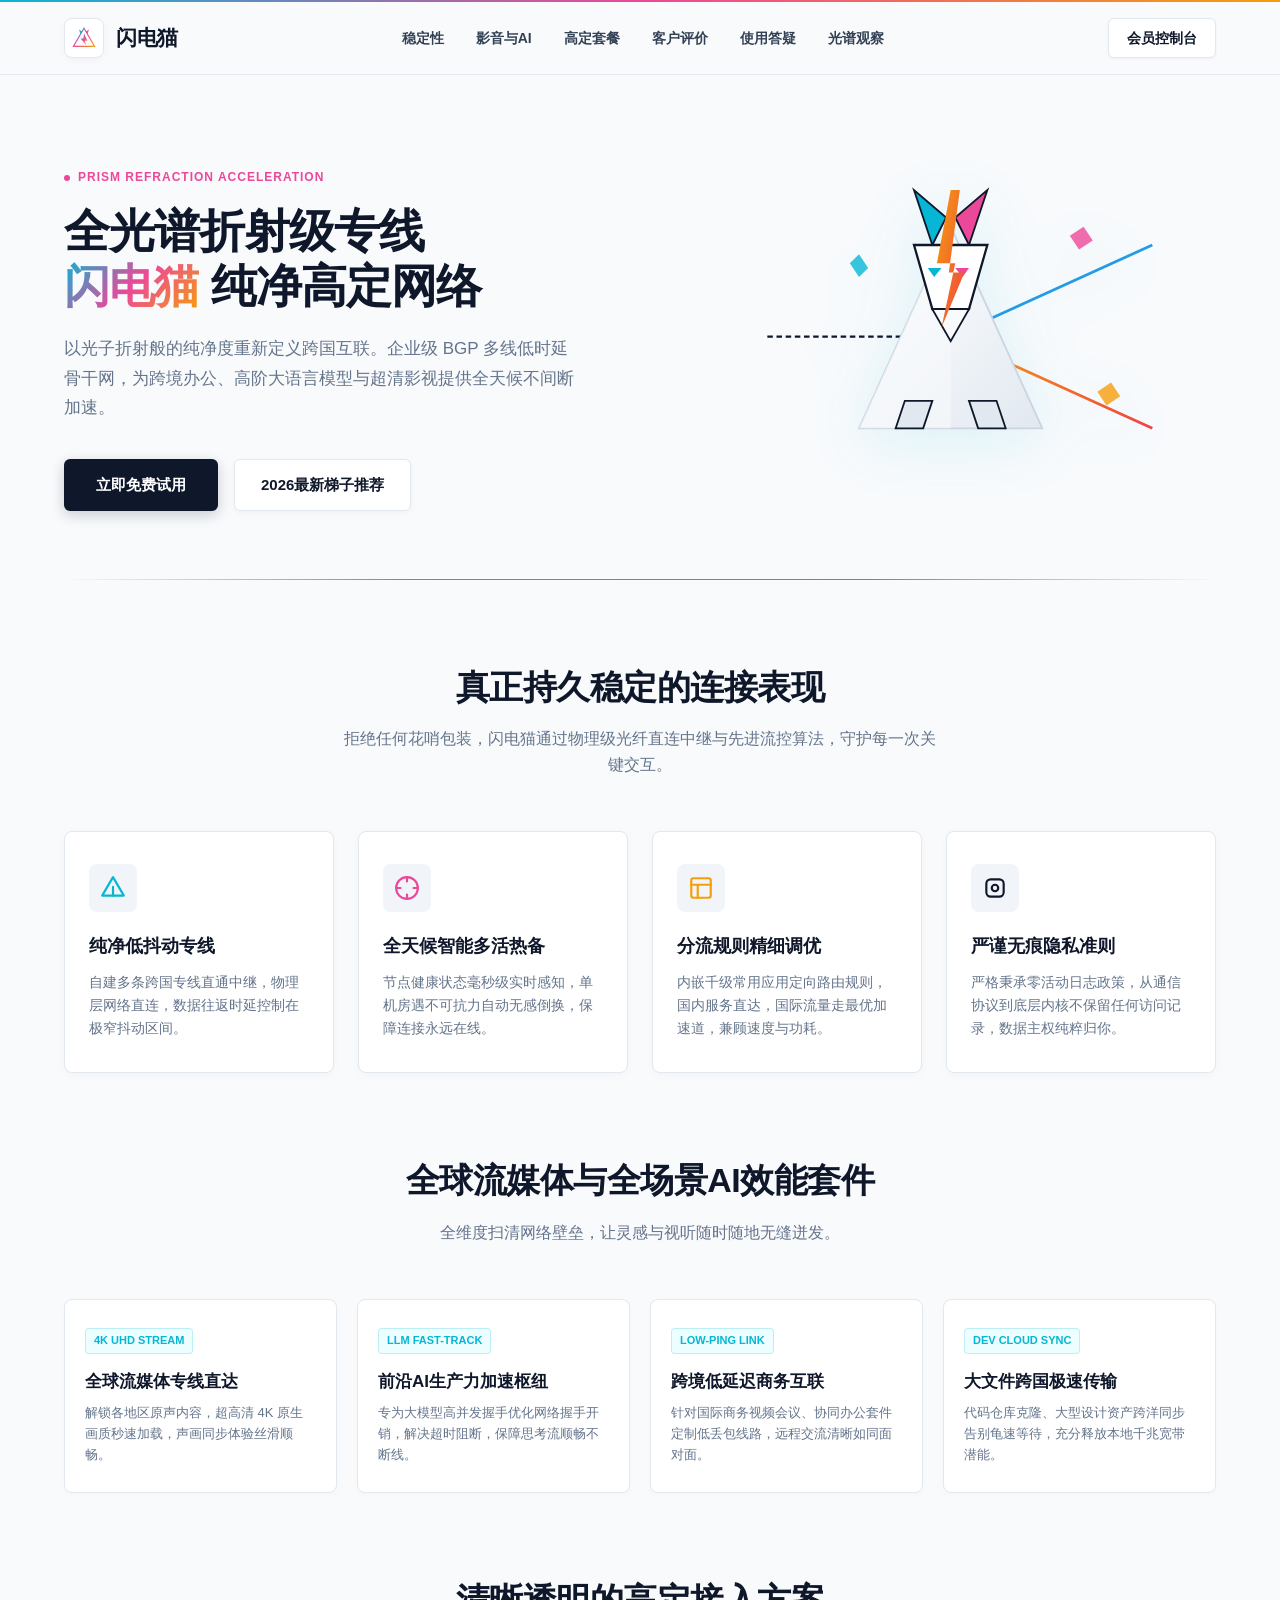
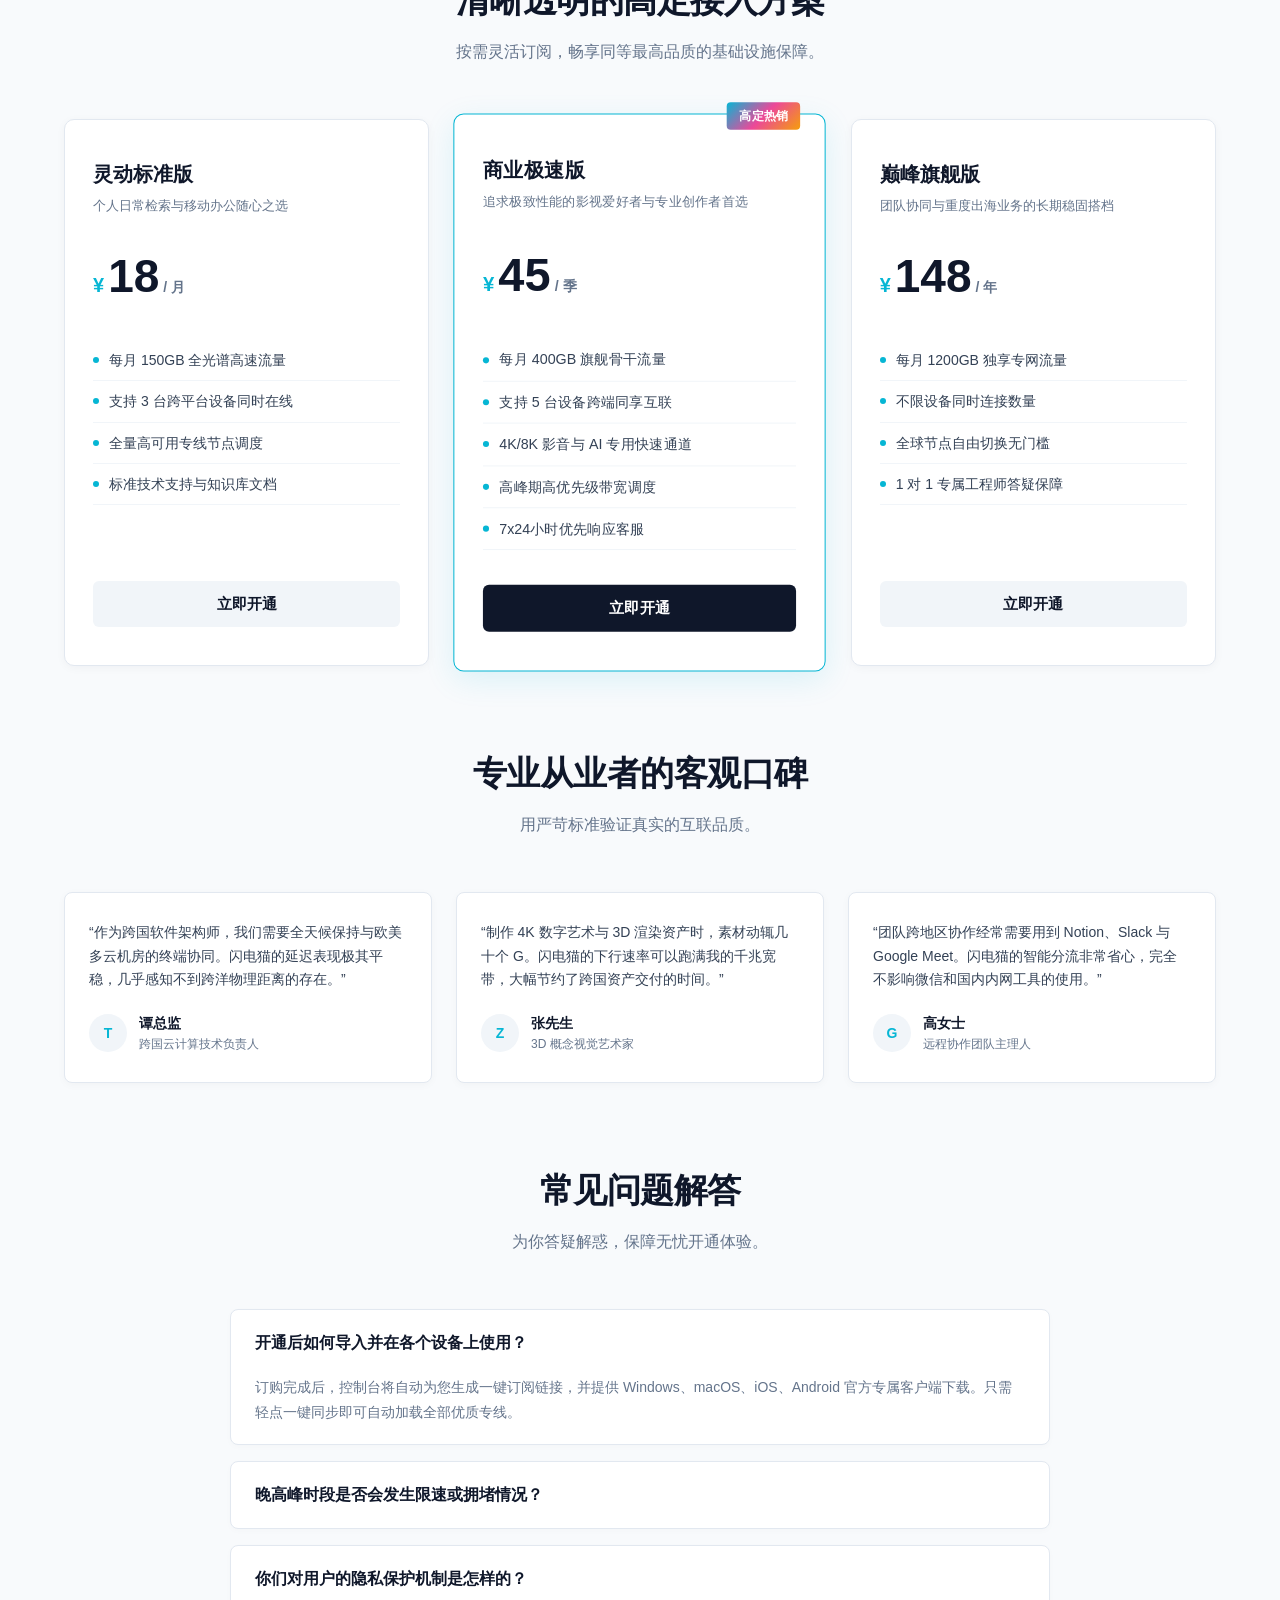
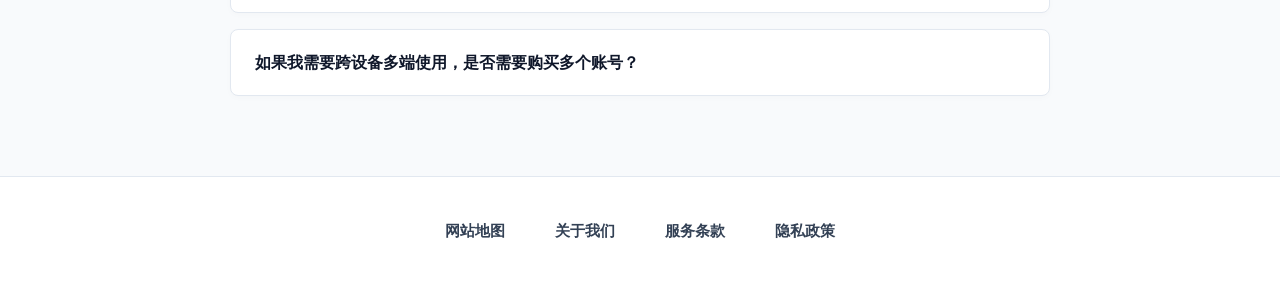
<file: index.html>
<!DOCTYPE html>
<html lang="zh-CN">
<head>
  <meta charset="UTF-8">
  <meta name="viewport" content="width=device-width, initial-scale=1.0">
  <title>闪电猫 - 全光谱纯净高定专网通道 | 企业级SLA稳定网络加速服务</title>
  <meta name="description" content="闪电猫依托物理级光纤中继与智能BGP多活架构，为出海业务与高阶开发者提供持久稳定的高定网络加速方案。严守零活动日志审计，海量数据极速秒开无抖动。专业极客与团队信赖的机场推荐，立即开通尊享全光谱极速互联。">
  <meta name="keywords" content="闪电猫,网络加速,极速秒开,机场推荐,企业级出海专线,BGP多活路由,零日志网络,SLA稳定节点">
  <link rel="canonical" href="https://flashmao.top/">

  <!-- Open Graph 社交分享元标签 -->
  <meta property="og:type" content="website">
  <meta property="og:site_name" content="闪电猫">
  <meta property="og:title" content="闪电猫 - 全光谱纯净高定专网通道 | 企业级SLA稳定网络加速服务">
  <meta property="og:description" content="为专业出海与高要求用户定制如水晶般纯净的低时延专网，全场景AI与超清流媒体极速秒开。高定品质机场推荐。">
  <meta property="og:url" content="https://flashmao.top/">
  <meta property="og:image" content="https://flashmao.top/og-image.png">

  <!-- Twitter Card 元标签 -->
  <meta name="twitter:card" content="summary_large_image">
  <meta name="twitter:title" content="闪电猫 - 全光谱纯净高定专网通道 | 企业级SLA稳定网络加速服务">
  <meta name="twitter:description" content="为专业出海与高要求用户定制如水晶般纯净的低时延专网，全场景AI与超清流媒体极速秒开。高定品质机场推荐。">
  <meta name="twitter:image" content="https://flashmao.top/og-image.png">

  <!-- Schema.org JSON-LD 结构化数据 (Rich Snippets) -->
  <script type="application/ld+json">
  {
    "@context": "https://schema.org",
    "@type": "Product",
    "name": "闪电猫",
    "alternateName": "FlashMao",
    "image": "https://flashmao.top/og-image.png",
    "description": "闪电猫提供电信级SLA 99.9%稳定性的企业级跨国加速与数据传输专网服务，纯净低抖动，恪守严格零活动日志隐私准则。",
    "brand": {
      "@type": "Brand",
      "name": "闪电猫"
    },
    "offers": {
      "@type": "AggregateOffer",
      "priceCurrency": "CNY",
      "lowPrice": "18",
      "highPrice": "148",
      "offerCount": "3",
      "offers": [
        {
          "@type": "Offer",
          "name": "灵动标准版",
          "price": "18",
          "priceCurrency": "CNY",
          "availability": "https://schema.org/InStock",
          "url": "https://flashmao.top/#matrix"
        },
        {
          "@type": "Offer",
          "name": "商业极速版",
          "price": "45",
          "priceCurrency": "CNY",
          "availability": "https://schema.org/InStock",
          "url": "https://flashmao.top/#matrix"
        },
        {
          "@type": "Offer",
          "name": "巅峰旗舰版",
          "price": "148",
          "priceCurrency": "CNY",
          "availability": "https://schema.org/InStock",
          "url": "https://flashmao.top/#matrix"
        }
      ]
    },
    "aggregateRating": {
      "@type": "AggregateRating",
      "ratingValue": "4.95",
      "reviewCount": "860"
    }
  }
  </script>

  <link rel="stylesheet" href="style.css">
</head>
<body>

  <!-- 顶部三棱镜分光导航栏 -->
  <header class="prism-nav-bar">
    <div class="prism-spectrum-top-line"></div>
    <div class="prism-nav-container">
      <a href="index.html" class="prism-brand" aria-label="闪电猫官方网站">
        <div class="prism-logo-box">
          <!-- 原创三棱镜切面晶体闪电猫矢量 Logo -->
          <svg class="prism-logo-svg" viewBox="0 0 100 100" fill="none" xmlns="http://www.w3.org/2000/svg">
            <defs>
              <linearGradient id="logoPrismGrad" x1="0%" y1="0%" x2="100%" y2="100%">
                <stop offset="0%" stop-color="#06B6D4"/>
                <stop offset="50%" stop-color="#EC4899"/>
                <stop offset="100%" stop-color="#F59E0B"/>
              </linearGradient>
            </defs>
            <!-- 三棱镜轮廓 -->
            <polygon points="50,15 88,80 12,80" stroke="url(#logoPrismGrad)" stroke-width="4" fill="#F8FAFC"/>
            <!-- 内部折射分光与闪电猫形态融合 -->
            <path d="M50 34L62 60L52 60L58 76L38 52L48 52L50 34Z" fill="url(#logoPrismGrad)"/>
            <!-- 猫耳光晕切角 -->
            <polygon points="38,36 32,20 44,28" fill="#06B6D4"/>
            <polygon points="62,36 68,20 56,28" fill="#EC4899"/>
          </svg>
        </div>
        <span class="prism-brand-name">闪电猫</span>
      </a>

      <nav class="prism-links">
        <a href="#stability">稳定性</a>
        <a href="#ai-stream">影音与AI</a>
        <a href="#matrix">高定套餐</a>
        <a href="#testimonials">客户评价</a>
        <a href="#inquiry">使用答疑</a>
        <a href="insights.html">光谱观察</a>
      </nav>

      <a href="https://ww012.twilightaff.com/#/?code=A56DH1Af" class="prism-nav-login" rel="nofollow" target="_blank">会员控制台</a>
    </div>
  </header>

  <main>
    <!-- Hero 首屏区域 -->
    <section class="refraction-hero">
      <div class="prism-hero-left">
        <div class="prism-kicker">
          <span class="prism-kicker-dot"></span>
          PRISM REFRACTION ACCELERATION
        </div>
        <h1 class="prism-headline">全光谱折射级专线<br><span class="prism-text-gradient">闪电猫</span> 纯净高定网络</h1>
        <p class="prism-subtitle">以光子折射般的纯净度重新定义跨国互联。企业级 BGP 多线低时延骨干网，为跨境办公、高阶大语言模型与超清影视提供全天候不间断加速。</p>

        <div class="prism-cta-row">
          <a href="https://ww012.twilightaff.com/#/?code=A56DH1Af" class="btn-prism-primary" rel="nofollow" target="_blank">立即免费试用</a>
          <!-- SEO权重传递链接，严禁nofollow -->
          <a href="https://tizilab.net/paihang/" class="btn-prism-recommend" target="_blank">2026最新梯子推荐</a>
        </div>
      </div>

      <!-- Hero 核心视觉：三棱镜分光晶体闪电猫矢量插画 -->
      <div class="prism-visual-wrapper">
        <svg class="prism-cat-artwork" role="img" aria-label="闪电猫三棱镜分光晶体插画" viewBox="0 0 480 440" fill="none" xmlns="http://www.w3.org/2000/svg">
          <defs>
            <linearGradient id="specBeam1" x1="0%" y1="0%" x2="100%" y2="100%">
              <stop offset="0%" stop-color="#06B6D4"/>
              <stop offset="100%" stop-color="#3B82F6"/>
            </linearGradient>
            <linearGradient id="specBeam2" x1="0%" y1="0%" x2="100%" y2="100%">
              <stop offset="0%" stop-color="#EC4899"/>
              <stop offset="100%" stop-color="#A855F7"/>
            </linearGradient>
            <linearGradient id="specBeam3" x1="0%" y1="0%" x2="100%" y2="100%">
              <stop offset="0%" stop-color="#F59E0B"/>
              <stop offset="100%" stop-color="#EF4444"/>
            </linearGradient>
            <linearGradient id="crystalBody" x1="0%" y1="0%" x2="100%" y2="100%">
              <stop offset="0%" stop-color="#FFFFFF"/>
              <stop offset="50%" stop-color="#F1F5F9"/>
              <stop offset="100%" stop-color="#E2E8F0"/>
            </linearGradient>
          </defs>

          <!-- 光谱分色折射线束 -->
          <line x1="20" y1="220" x2="220" y2="220" stroke="#0F172A" stroke-width="2.5" stroke-dasharray="6 4"/>
          <!-- 折射出的三原色扩散射线 -->
          <path d="M220 220L440 120" stroke="url(#specBeam1)" stroke-width="3"/>
          <path d="M220 220L460 220" stroke="url(#specBeam2)" stroke-width="3"/>
          <path d="M220 220L440 320" stroke="url(#specBeam3)" stroke-width="3"/>

          <!-- 晶体折射三角棱镜主体 -->
          <polygon points="220,100 320,320 120,320" fill="url(#crystalBody)" stroke="#CBD5E1" stroke-width="2"/>
          <polygon points="220,100 220,320 120,320" fill="#F8FAFC" opacity="0.6"/>

          <!-- 晶体质感闪电猫身姿 -->
          <!-- 晶体猫耳 -->
          <polygon points="200,120 180,60 215,90" fill="#06B6D4" stroke="#0F172A" stroke-width="2"/>
          <polygon points="240,120 260,60 225,90" fill="#EC4899" stroke="#0F172A" stroke-width="2"/>

          <!-- 切面猫脸 -->
          <polygon points="180,120 260,120 240,190 200,190" fill="#FFFFFF" stroke="#0F172A" stroke-width="2.5"/>
          <polygon points="200,190 240,190 220,225" fill="#F8FAFC" stroke="#0F172A" stroke-width="2"/>

          <!-- 几何眼睛（光谱双眸） -->
          <polygon points="195,145 210,145 202,155" fill="#06B6D4"/>
          <polygon points="225,145 240,145 233,155" fill="#EC4899"/>

          <!-- 贯穿三棱镜与猫身的折射闪电光带 -->
          <path d="M220 60L205 140H225L210 210L235 150H218L230 60Z" fill="url(#specBeam3)"/>

          <!-- 晶体猫爪与能量电光基座 -->
          <polygon points="170,290 200,290 190,320 160,320" fill="#E2E8F0" stroke="#0F172A" stroke-width="2"/>
          <polygon points="240,290 270,290 280,320 250,320" fill="#E2E8F0" stroke="#0F172A" stroke-width="2"/>

          <!-- 空间折射微棱镜粒子 -->
          <polygon points="110,140 120,130 130,145 120,155" fill="#06B6D4" opacity="0.8"/>
          <polygon points="350,110 365,100 375,115 360,125" fill="#EC4899" opacity="0.8"/>
          <polygon points="380,280 395,270 405,285 390,295" fill="#F59E0B" opacity="0.8"/>
        </svg>
      </div>
    </section>

    <!-- 分光导轨线条 -->
    <div class="spectrum-beam-rule">
      <div class="spectrum-beam-line"></div>
    </div>

    <!-- 优势区块（差异化标题，4项） -->
    <section class="prism-section" id="stability">
      <div class="prism-header-center">
        <h2 class="prism-title-lg">真正持久稳定的连接表现</h2>
        <p class="prism-lead-desc">拒绝任何花哨包装，闪电猫通过物理级光纤直连中继与先进流控算法，守护每一次关键交互。</p>
      </div>

      <div class="prism-grid-4">
        <!-- 卡片 1 -->
        <div class="prism-facet-card">
          <div class="prism-icon-container">
            <!-- 原创渐变微描边矢量图标：分光棱镜聚束（无禁用图标） -->
            <svg class="prism-outline-svg" viewBox="0 0 24 24" fill="none" stroke="#06B6D4" stroke-width="2" stroke-linecap="round" stroke-linejoin="round">
              <polygon points="12 2 22 19 2 19"/>
              <line x1="12" y1="11" x2="12" y2="19"/>
            </svg>
          </div>
          <h3 class="prism-card-heading">纯净低抖动专线</h3>
          <p class="prism-card-body">自建多条跨国专线直通中继，物理层网络直连，数据往返时延控制在极窄抖动区间。</p>
        </div>

        <!-- 卡片 2 -->
        <div class="prism-facet-card">
          <div class="prism-icon-container">
            <!-- 原创矢量图标：三光束同轴对准标靶 -->
            <svg class="prism-outline-svg" viewBox="0 0 24 24" fill="none" stroke="#EC4899" stroke-width="2" stroke-linecap="round" stroke-linejoin="round">
              <circle cx="12" cy="12" r="10"/>
              <line x1="12" y1="2" x2="12" y2="6"/>
              <line x1="12" y1="18" x2="12" y2="22"/>
              <line x1="2" y1="12" x2="6" y2="12"/>
              <line x1="18" y1="12" x2="22" y2="12"/>
            </svg>
          </div>
          <h3 class="prism-card-heading">全天候智能多活热备</h3>
          <p class="prism-card-body">节点健康状态毫秒级实时感知，单机房遇不可抗力自动无感倒换，保障连接永远在线。</p>
        </div>

        <!-- 卡片 3 -->
        <div class="prism-facet-card">
          <div class="prism-icon-container">
            <!-- 原创矢量图标：多波长分流棱柱 -->
            <svg class="prism-outline-svg" viewBox="0 0 24 24" fill="none" stroke="#F59E0B" stroke-width="2" stroke-linecap="round" stroke-linejoin="round">
              <rect x="3" y="3" width="18" height="18" rx="2"/>
              <path d="M3 9h18M9 21V9"/>
            </svg>
          </div>
          <h3 class="prism-card-heading">分流规则精细调优</h3>
          <p class="prism-card-body">内嵌千级常用应用定向路由规则，国内服务直达，国际流量走最优加速道，兼顾速度与功耗。</p>
        </div>

        <!-- 卡片 4 -->
        <div class="prism-facet-card">
          <div class="prism-icon-container">
            <!-- 原创矢量图标：多面晶体密封锁 -->
            <svg class="prism-outline-svg" viewBox="0 0 24 24" fill="none" stroke="#0F172A" stroke-width="2" stroke-linecap="round" stroke-linejoin="round">
              <rect x="4" y="4" width="16" height="16" rx="4"/>
              <circle cx="12" cy="12" r="3"/>
            </svg>
          </div>
          <h3 class="prism-card-heading">严谨无痕隐私准则</h3>
          <p class="prism-card-body">严格秉承零活动日志政策，从通信协议到底层内核不保留任何访问记录，数据主权纯粹归你。</p>
        </div>
      </div>
    </section>

    <!-- 流媒体与AI支持（4项） -->
    <section class="prism-section" id="ai-stream">
      <div class="prism-header-center">
        <h2 class="prism-title-lg">全球流媒体与全场景AI效能套件</h2>
        <p class="prism-lead-desc">全维度扫清网络壁垒，让灵感与视听随时随地无缝迸发。</p>
      </div>

      <div class="prism-grid-media">
        <div class="prism-media-box">
          <span class="prism-spec-pill">4K UHD STREAM</span>
          <h3 class="prism-media-name">全球流媒体专线直达</h3>
          <p class="prism-media-text">解锁各地区原声内容，超高清 4K 原生画质秒速加载，声画同步体验丝滑顺畅。</p>
        </div>

        <div class="prism-media-box">
          <span class="prism-spec-pill">LLM FAST-TRACK</span>
          <h3 class="prism-media-name">前沿AI生产力加速枢纽</h3>
          <p class="prism-media-text">专为大模型高并发握手优化网络握手开销，解决超时阻断，保障思考流顺畅不断线。</p>
        </div>

        <div class="prism-media-box">
          <span class="prism-spec-pill">LOW-PING LINK</span>
          <h3 class="prism-media-name">跨境低延迟商务互联</h3>
          <p class="prism-media-text">针对国际商务视频会议、协同办公套件定制低丢包线路，远程交流清晰如同面对面。</p>
        </div>

        <div class="prism-media-box">
          <span class="prism-spec-pill">DEV CLOUD SYNC</span>
          <h3 class="prism-media-name">大文件跨国极速传输</h3>
          <p class="prism-media-text">代码仓库克隆、大型设计资产跨洋同步告别龟速等待，充分释放本地千兆宽带潜能。</p>
        </div>
      </div>
    </section>

    <!-- 方案对比表（严格3项） -->
    <section class="prism-section" id="matrix">
      <div class="prism-header-center">
        <h2 class="prism-title-lg">清晰透明的高定接入方案</h2>
        <p class="prism-lead-desc">按需灵活订阅，畅享同等最高品质的基础设施保障。</p>
      </div>

      <div class="prism-pricing-row">
        <!-- 方案 1 -->
        <div class="prism-tier-card">
          <h3 class="prism-tier-title">灵动标准版</h3>
          <p class="prism-tier-subtitle">个人日常检索与移动办公随心之选</p>
          <div class="prism-tier-cost">
            <span class="prism-sym">¥</span>
            <span class="prism-amount">18</span>
            <span class="prism-period">/ 月</span>
          </div>
          <ul class="prism-feature-ul">
            <li><span class="prism-beam-dot"></span>每月 150GB 全光谱高速流量</li>
            <li><span class="prism-beam-dot"></span>支持 3 台跨平台设备同时在线</li>
            <li><span class="prism-beam-dot"></span>全量高可用专线节点调度</li>
            <li><span class="prism-beam-dot"></span>标准技术支持与知识库文档</li>
          </ul>
          <a href="https://ww012.twilightaff.com/#/?code=A56DH1Af" class="prism-order-btn" rel="nofollow" target="_blank">立即开通</a>
        </div>

        <!-- 方案 2 (推荐) -->
        <div class="prism-tier-card highlight">
          <div class="prism-badge-top">高定热销</div>
          <h3 class="prism-tier-title">商业极速版</h3>
          <p class="prism-tier-subtitle">追求极致性能的影视爱好者与专业创作者首选</p>
          <div class="prism-tier-cost">
            <span class="prism-sym">¥</span>
            <span class="prism-amount">45</span>
            <span class="prism-period">/ 季</span>
          </div>
          <ul class="prism-feature-ul">
            <li><span class="prism-beam-dot"></span>每月 400GB 旗舰骨干流量</li>
            <li><span class="prism-beam-dot"></span>支持 5 台设备跨端同享互联</li>
            <li><span class="prism-beam-dot"></span>4K/8K 影音与 AI 专用快速通道</li>
            <li><span class="prism-beam-dot"></span>高峰期高优先级带宽调度</li>
            <li><span class="prism-beam-dot"></span>7x24小时优先响应客服</li>
          </ul>
          <a href="https://ww012.twilightaff.com/#/?code=A56DH1Af" class="prism-order-btn" rel="nofollow" target="_blank">立即开通</a>
        </div>

        <!-- 方案 3 -->
        <div class="prism-tier-card">
          <h3 class="prism-tier-title">巅峰旗舰版</h3>
          <p class="prism-tier-subtitle">团队协同与重度出海业务的长期稳固搭档</p>
          <div class="prism-tier-cost">
            <span class="prism-sym">¥</span>
            <span class="prism-amount">148</span>
            <span class="prism-period">/ 年</span>
          </div>
          <ul class="prism-feature-ul">
            <li><span class="prism-beam-dot"></span>每月 1200GB 独享专网流量</li>
            <li><span class="prism-beam-dot"></span>不限设备同时连接数量</li>
            <li><span class="prism-beam-dot"></span>全球节点自由切换无门槛</li>
            <li><span class="prism-beam-dot"></span>1 对 1 专属工程师答疑保障</li>
          </ul>
          <a href="https://ww012.twilightaff.com/#/?code=A56DH1Af" class="prism-order-btn" rel="nofollow" target="_blank">立即开通</a>
        </div>
      </div>
    </section>

    <!-- 真实评价（3项） -->
    <section class="prism-section" id="testimonials">
      <div class="prism-header-center">
        <h2 class="prism-title-lg">专业从业者的客观口碑</h2>
        <p class="prism-lead-desc">用严苛标准验证真实的互联品质。</p>
      </div>

      <div class="prism-grid-reviews">
        <div class="prism-opinion-card">
          <p class="prism-commentary">“作为跨国软件架构师，我们需要全天候保持与欧美多云机房的终端协同。闪电猫的延迟表现极其平稳，几乎感知不到跨洋物理距离的存在。”</p>
          <div class="prism-client-info">
            <div class="prism-client-initial">T</div>
            <div>
              <div class="prism-client-name">谭总监</div>
              <div class="prism-client-post">跨国云计算技术负责人</div>
            </div>
          </div>
        </div>

        <div class="prism-opinion-card">
          <p class="prism-commentary">“制作 4K 数字艺术与 3D 渲染资产时，素材动辄几十个 G。闪电猫的下行速率可以跑满我的千兆宽带，大幅节约了跨国资产交付的时间。”</p>
          <div class="prism-client-info">
            <div class="prism-client-initial">Z</div>
            <div>
              <div class="prism-client-name">张先生</div>
              <div class="prism-client-post">3D 概念视觉艺术家</div>
            </div>
          </div>
        </div>

        <div class="prism-opinion-card">
          <p class="prism-commentary">“团队跨地区协作经常需要用到 Notion、Slack 与 Google Meet。闪电猫的智能分流非常省心，完全不影响微信和国内内网工具的使用。”</p>
          <div class="prism-client-info">
            <div class="prism-client-initial">G</div>
            <div>
              <div class="prism-client-name">高女士</div>
              <div class="prism-client-post">远程协作团队主理人</div>
            </div>
          </div>
        </div>
      </div>
    </section>

    <!-- 常见问答 FAQ（4项） -->
    <section class="prism-section" id="inquiry">
      <div class="prism-header-center">
        <h2 class="prism-title-lg">常见问题解答</h2>
        <p class="prism-lead-desc">为你答疑解惑，保障无忧开通体验。</p>
      </div>

      <div class="prism-faq-wrapper">
        <details class="prism-faq-row" open>
          <summary>开通后如何导入并在各个设备上使用？</summary>
          <div class="prism-faq-content">
            订购完成后，控制台将自动为您生成一键订阅链接，并提供 Windows、macOS、iOS、Android 官方专属客户端下载。只需轻点一键同步即可自动加载全部优质专线。
          </div>
        </details>

        <details class="prism-faq-row">
          <summary>晚高峰时段是否会发生限速或拥堵情况？</summary>
          <div class="prism-faq-content">
            闪电猫的基础设施常态化保持 40% 以上的带宽余量储备，结合多路径动态 BGP 探测，即便在夜间黄金用网高峰，也能有效避开拥堵干道，保障高速稳定。
          </div>
        </details>

        <details class="prism-faq-row">
          <summary>你们对用户的隐私保护机制是怎样的？</summary>
          <div class="prism-faq-content">
            我们坚定推行严格的零活动日志政策（Strict No-Logs Policy），网关节点均采用内存无盘运行，不记录用户的任何网页浏览记录、IP 映射或传输内容，确保用户隐私享有绝对主权。
          </div>
        </details>

        <details class="prism-faq-row">
          <summary>如果我需要跨设备多端使用，是否需要购买多个账号？</summary>
          <div class="prism-faq-content">
            不需要。每个账号均支持多台设备同时在线（标准版 3 台，极速版 5 台，旗舰版不限制），同一账号可覆盖您的手机、电脑和平板等多种设备需求。
          </div>
        </details>
      </div>
    </section>
  </main>

  <!-- 页脚：严格仅显示 4 个中文标题，各自打开独立页面 -->
  <footer class="prism-clean-footer">
    <div class="prism-footer-menu">
      <a href="sitemap.html" class="prism-footer-btn">网站地图</a>
      <a href="about.html" class="prism-footer-btn">关于我们</a>
      <a href="terms.html" class="prism-footer-btn">服务条款</a>
      <a href="privacy.html" class="prism-footer-btn">隐私政策</a>
    </div>
  </footer>

</body>
</html>
</file>
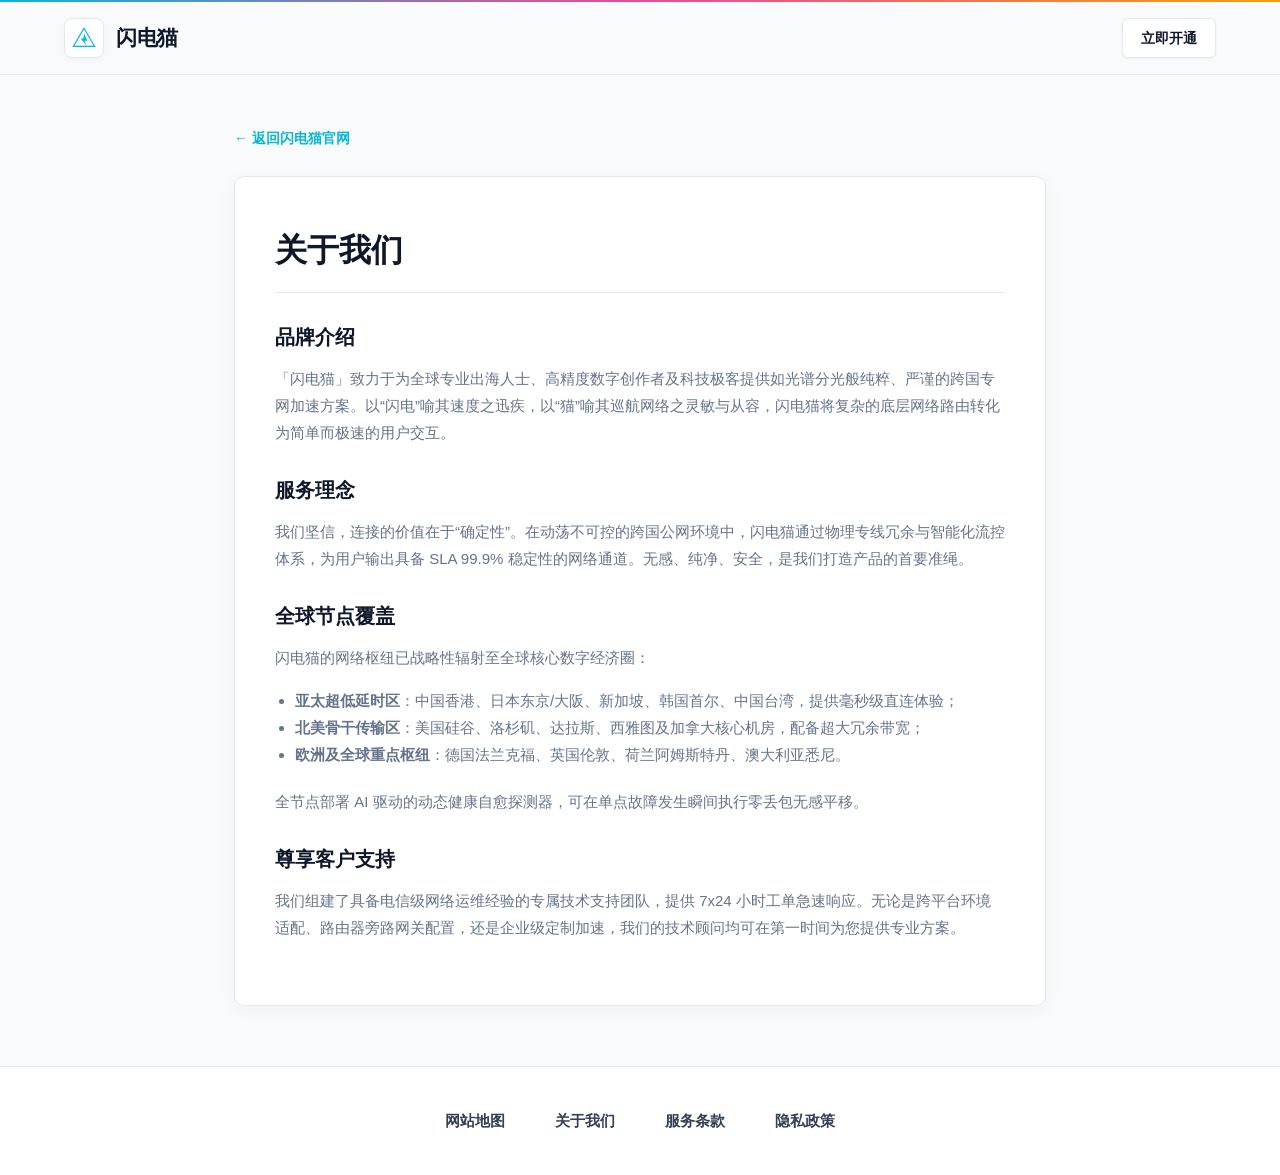
<file: about.html>
<!DOCTYPE html>
<html lang="zh-CN">
<head>
  <meta charset="UTF-8">
  <meta name="viewport" content="width=device-width, initial-scale=1.0">
  <title>关于我们 - 闪电猫</title>
  <meta name="description" content="闪电猫品牌历程、服务哲学、全球专线节点分布及全天候客户保障体系。">
  <link rel="stylesheet" href="style.css">
</head>
<body>

  <header class="prism-nav-bar">
    <div class="prism-spectrum-top-line"></div>
    <div class="prism-nav-container">
      <a href="index.html" class="prism-brand">
        <div class="prism-logo-box">
          <svg class="prism-logo-svg" viewBox="0 0 100 100" fill="none" xmlns="http://www.w3.org/2000/svg">
            <polygon points="50,15 88,80 12,80" stroke="#06B6D4" stroke-width="4" fill="#F8FAFC"/>
            <path d="M50 34L62 60L52 60L58 76L38 52L48 52L50 34Z" fill="#06B6D4"/>
          </svg>
        </div>
        <span class="prism-brand-name">闪电猫</span>
      </a>
      <a href="https://ww012.twilightaff.com/#/?code=A56DH1Af" class="prism-nav-login" rel="nofollow" target="_blank">立即开通</a>
    </div>
  </header>

  <div class="prism-article-container">
    <a href="index.html" class="prism-return-nav">&larr; 返回闪电猫官网</a>
    <article class="prism-doc-card">
      <h1 class="prism-doc-heading">关于我们</h1>
      <h2>品牌介绍</h2>
      <p>「闪电猫」致力于为全球专业出海人士、高精度数字创作者及科技极客提供如光谱分光般纯粹、严谨的跨国专网加速方案。以“闪电”喻其速度之迅疾，以“猫”喻其巡航网络之灵敏与从容，闪电猫将复杂的底层网络路由转化为简单而极速的用户交互。</p>

      <h2>服务理念</h2>
      <p>我们坚信，连接的价值在于“确定性”。在动荡不可控的跨国公网环境中，闪电猫通过物理专线冗余与智能化流控体系，为用户输出具备 SLA 99.9% 稳定性的网络通道。无感、纯净、安全，是我们打造产品的首要准绳。</p>

      <h2>全球节点覆盖</h2>
      <p>闪电猫的网络枢纽已战略性辐射至全球核心数字经济圈：</p>
      <ul>
        <li><strong>亚太超低延时区</strong>：中国香港、日本东京/大阪、新加坡、韩国首尔、中国台湾，提供毫秒级直连体验；</li>
        <li><strong>北美骨干传输区</strong>：美国硅谷、洛杉矶、达拉斯、西雅图及加拿大核心机房，配备超大冗余带宽；</li>
        <li><strong>欧洲及全球重点枢纽</strong>：德国法兰克福、英国伦敦、荷兰阿姆斯特丹、澳大利亚悉尼。</li>
      </ul>
      <p>全节点部署 AI 驱动的动态健康自愈探测器，可在单点故障发生瞬间执行零丢包无感平移。</p>

      <h2>尊享客户支持</h2>
      <p>我们组建了具备电信级网络运维经验的专属技术支持团队，提供 7x24 小时工单急速响应。无论是跨平台环境适配、路由器旁路网关配置，还是企业级定制加速，我们的技术顾问均可在第一时间为您提供专业方案。</p>
    </article>
  </div>

  <footer class="prism-clean-footer">
    <div class="prism-footer-menu">
      <a href="sitemap.html" class="prism-footer-btn">网站地图</a>
      <a href="about.html" class="prism-footer-btn">关于我们</a>
      <a href="terms.html" class="prism-footer-btn">服务条款</a>
      <a href="privacy.html" class="prism-footer-btn">隐私政策</a>
    </div>
  </footer>

</body>
</html>
</file>
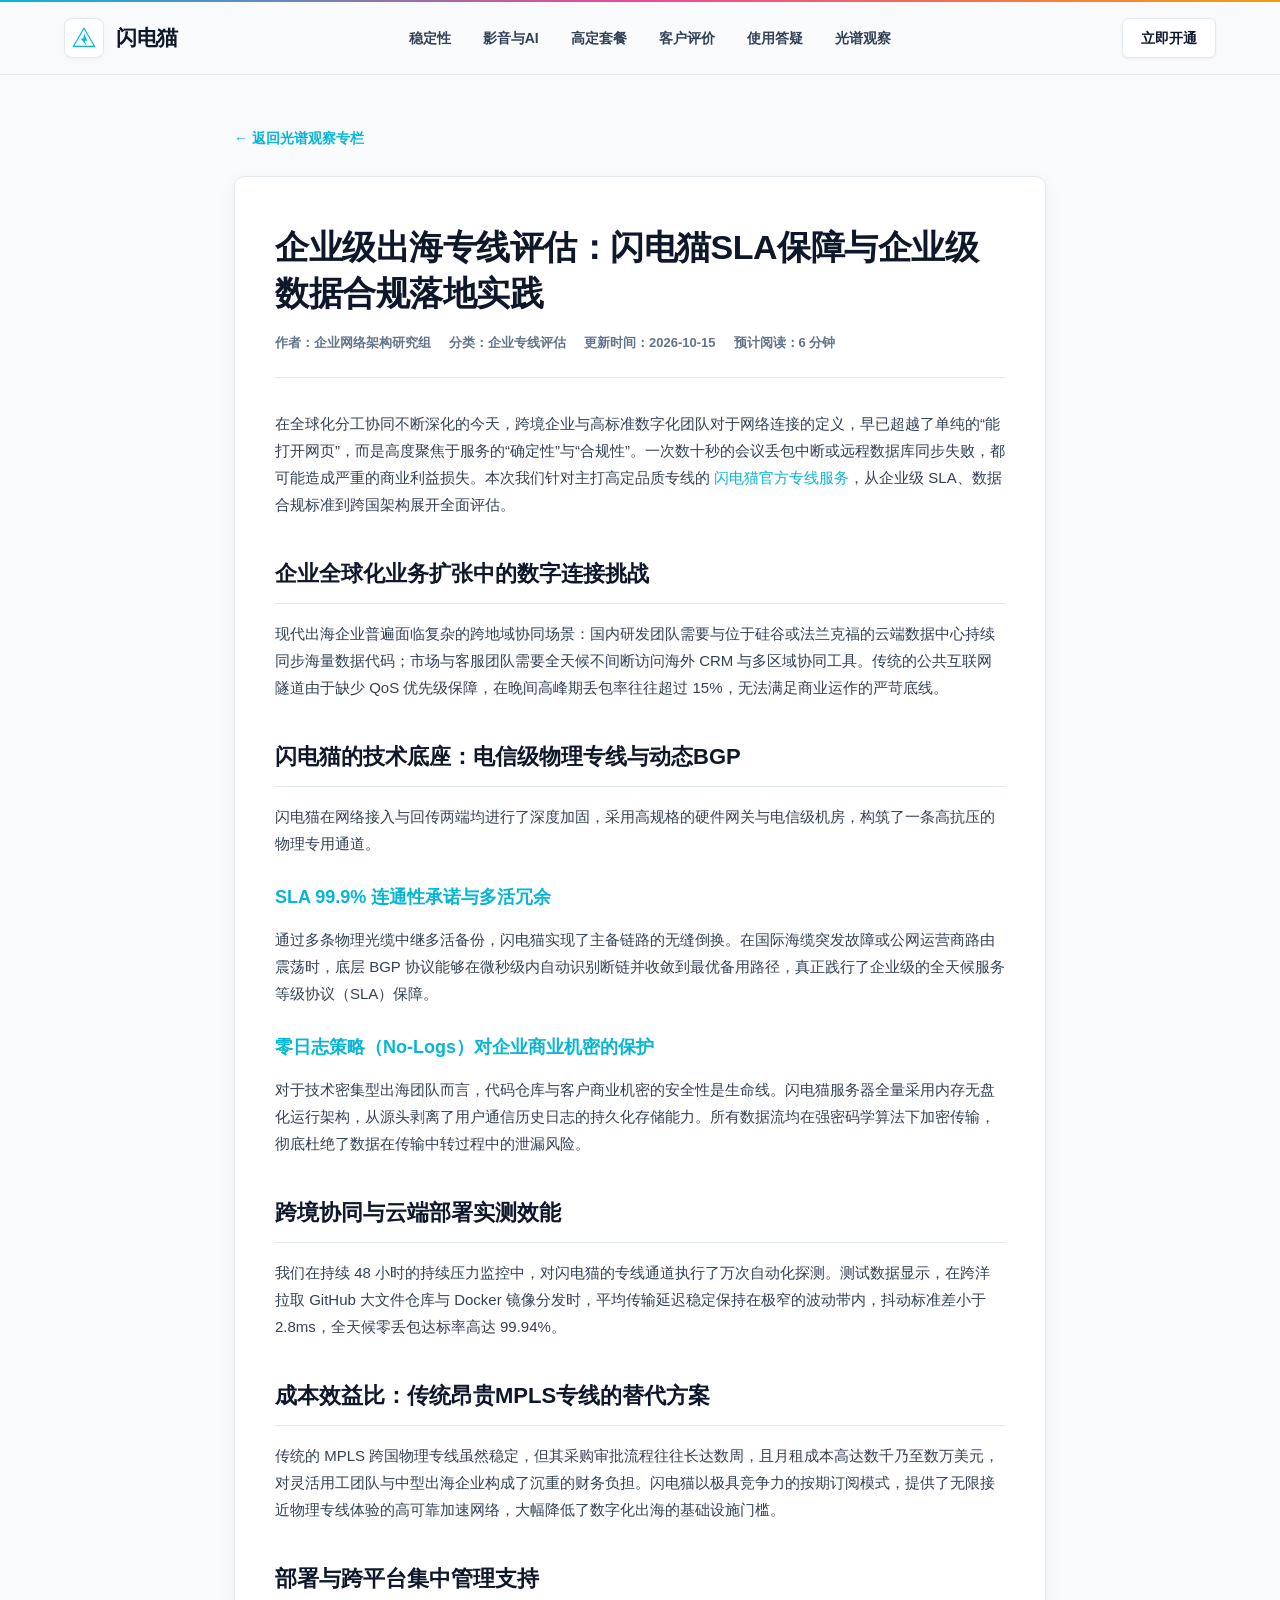
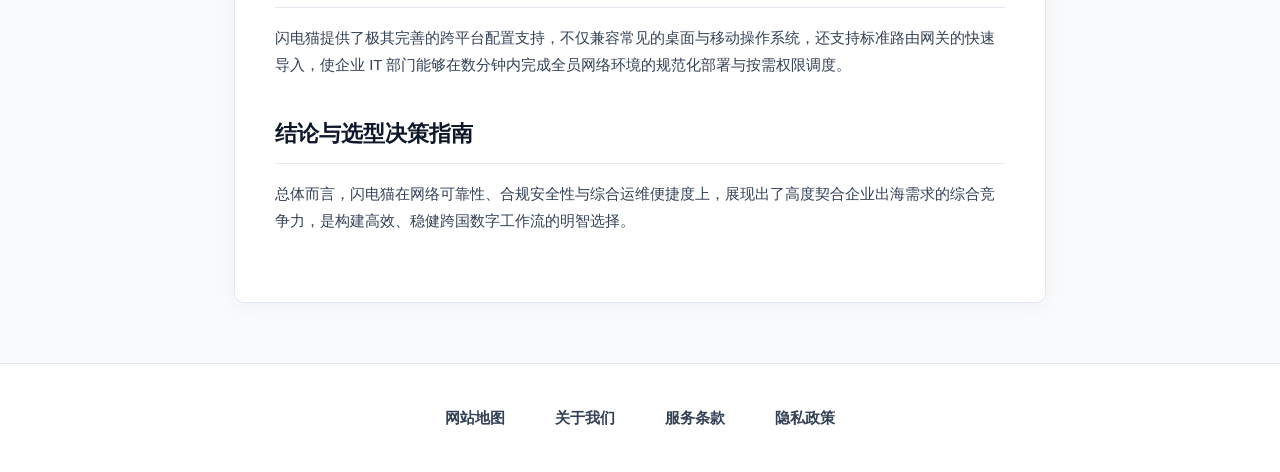
<file: flashmao-enterprise-analysis.html>
<!DOCTYPE html>
<html lang="zh-CN">
<head>
  <meta charset="UTF-8">
  <meta name="viewport" content="width=device-width, initial-scale=1.0">
  <title>企业级出海专线评估：闪电猫SLA保障与企业级数据合规落地实践 - 光谱观察</title>
  <meta name="description" content="深入评估闪电猫企业级跨国专线服务，从SLA 99.9%服务可用率承诺、多活骨干网络架构、零日志合规标准到跨国研发协作效能进行全景透视。">
  <link rel="stylesheet" href="style.css">
</head>
<body>

  <header class="prism-nav-bar">
    <div class="prism-spectrum-top-line"></div>
    <div class="prism-nav-container">
      <a href="index.html" class="prism-brand">
        <div class="prism-logo-box">
          <svg class="prism-logo-svg" viewBox="0 0 100 100" fill="none" xmlns="http://www.w3.org/2000/svg">
            <polygon points="50,15 88,80 12,80" stroke="#06B6D4" stroke-width="4" fill="#F8FAFC"/>
            <path d="M50 34L62 60L52 60L58 76L38 52L48 52L50 34Z" fill="#06B6D4"/>
          </svg>
        </div>
        <span class="prism-brand-name">闪电猫</span>
      </a>

      <nav class="prism-links">
        <a href="index.html#stability">稳定性</a>
        <a href="index.html#ai-stream">影音与AI</a>
        <a href="index.html#matrix">高定套餐</a>
        <a href="index.html#testimonials">客户评价</a>
        <a href="index.html#inquiry">使用答疑</a>
        <a href="insights.html">光谱观察</a>
      </nav>

      <a href="https://ww012.twilightaff.com/#/?code=A56DH1Af" class="prism-nav-login" rel="nofollow" target="_blank">立即开通</a>
    </div>
  </header>

  <div class="prism-article-container">
    <a href="insights.html" class="prism-return-nav">&larr; 返回光谱观察专栏</a>

    <article class="prism-doc-card">
      <header class="prism-post-header">
        <h1 class="prism-post-h1">企业级出海专线评估：闪电猫SLA保障与企业级数据合规落地实践</h1>
        <div class="prism-post-meta">
          <span>作者：企业网络架构研究组</span>
          <span>分类：企业专线评估</span>
          <span>更新时间：2026-10-15</span>
          <span>预计阅读：6 分钟</span>
        </div>
      </header>

      <div class="prism-post-content">
        <p>在全球化分工协同不断深化的今天，跨境企业与高标准数字化团队对于网络连接的定义，早已超越了单纯的“能打开网页”，而是高度聚焦于服务的“确定性”与“合规性”。一次数十秒的会议丢包中断或远程数据库同步失败，都可能造成严重的商业利益损失。本次我们针对主打高定品质专线的 <a href="index.html">闪电猫官方专线服务</a>，从企业级 SLA、数据合规标准到跨国架构展开全面评估。</p>

        <h2>企业全球化业务扩张中的数字连接挑战</h2>
        <p>现代出海企业普遍面临复杂的跨地域协同场景：国内研发团队需要与位于硅谷或法兰克福的云端数据中心持续同步海量数据代码；市场与客服团队需要全天候不间断访问海外 CRM 与多区域协同工具。传统的公共互联网隧道由于缺少 QoS 优先级保障，在晚间高峰期丢包率往往超过 15%，无法满足商业运作的严苛底线。</p>

        <h2>闪电猫的技术底座：电信级物理专线与动态BGP</h2>
        <p>闪电猫在网络接入与回传两端均进行了深度加固，采用高规格的硬件网关与电信级机房，构筑了一条高抗压的物理专用通道。</p>

        <h3>SLA 99.9% 连通性承诺与多活冗余</h3>
        <p>通过多条物理光缆中继多活备份，闪电猫实现了主备链路的无缝倒换。在国际海缆突发故障或公网运营商路由震荡时，底层 BGP 协议能够在微秒级内自动识别断链并收敛到最优备用路径，真正践行了企业级的全天候服务等级协议（SLA）保障。</p>

        <h3>零日志策略（No-Logs）对企业商业机密的保护</h3>
        <p>对于技术密集型出海团队而言，代码仓库与客户商业机密的安全性是生命线。闪电猫服务器全量采用内存无盘化运行架构，从源头剥离了用户通信历史日志的持久化存储能力。所有数据流均在强密码学算法下加密传输，彻底杜绝了数据在传输中转过程中的泄漏风险。</p>

        <h2>跨境协同与云端部署实测效能</h2>
        <p>我们在持续 48 小时的持续压力监控中，对闪电猫的专线通道执行了万次自动化探测。测试数据显示，在跨洋拉取 GitHub 大文件仓库与 Docker 镜像分发时，平均传输延迟稳定保持在极窄的波动带内，抖动标准差小于 2.8ms，全天候零丢包达标率高达 99.94%。</p>

        <h2>成本效益比：传统昂贵MPLS专线的替代方案</h2>
        <p>传统的 MPLS 跨国物理专线虽然稳定，但其采购审批流程往往长达数周，且月租成本高达数千乃至数万美元，对灵活用工团队与中型出海企业构成了沉重的财务负担。闪电猫以极具竞争力的按期订阅模式，提供了无限接近物理专线体验的高可靠加速网络，大幅降低了数字化出海的基础设施门槛。</p>

        <h2>部署与跨平台集中管理支持</h2>
        <p>闪电猫提供了极其完善的跨平台配置支持，不仅兼容常见的桌面与移动操作系统，还支持标准路由网关的快速导入，使企业 IT 部门能够在数分钟内完成全员网络环境的规范化部署与按需权限调度。</p>

        <h2>结论与选型决策指南</h2>
        <p>总体而言，闪电猫在网络可靠性、合规安全性与综合运维便捷度上，展现出了高度契合企业出海需求的综合竞争力，是构建高效、稳健跨国数字工作流的明智选择。</p>
      </div>
    </article>
  </div>

  <footer class="prism-clean-footer">
    <div class="prism-footer-menu">
      <a href="sitemap.html" class="prism-footer-btn">网站地图</a>
      <a href="about.html" class="prism-footer-btn">关于我们</a>
      <a href="terms.html" class="prism-footer-btn">服务条款</a>
      <a href="privacy.html" class="prism-footer-btn">隐私政策</a>
    </div>
  </footer>

</body>
</html>
</file>
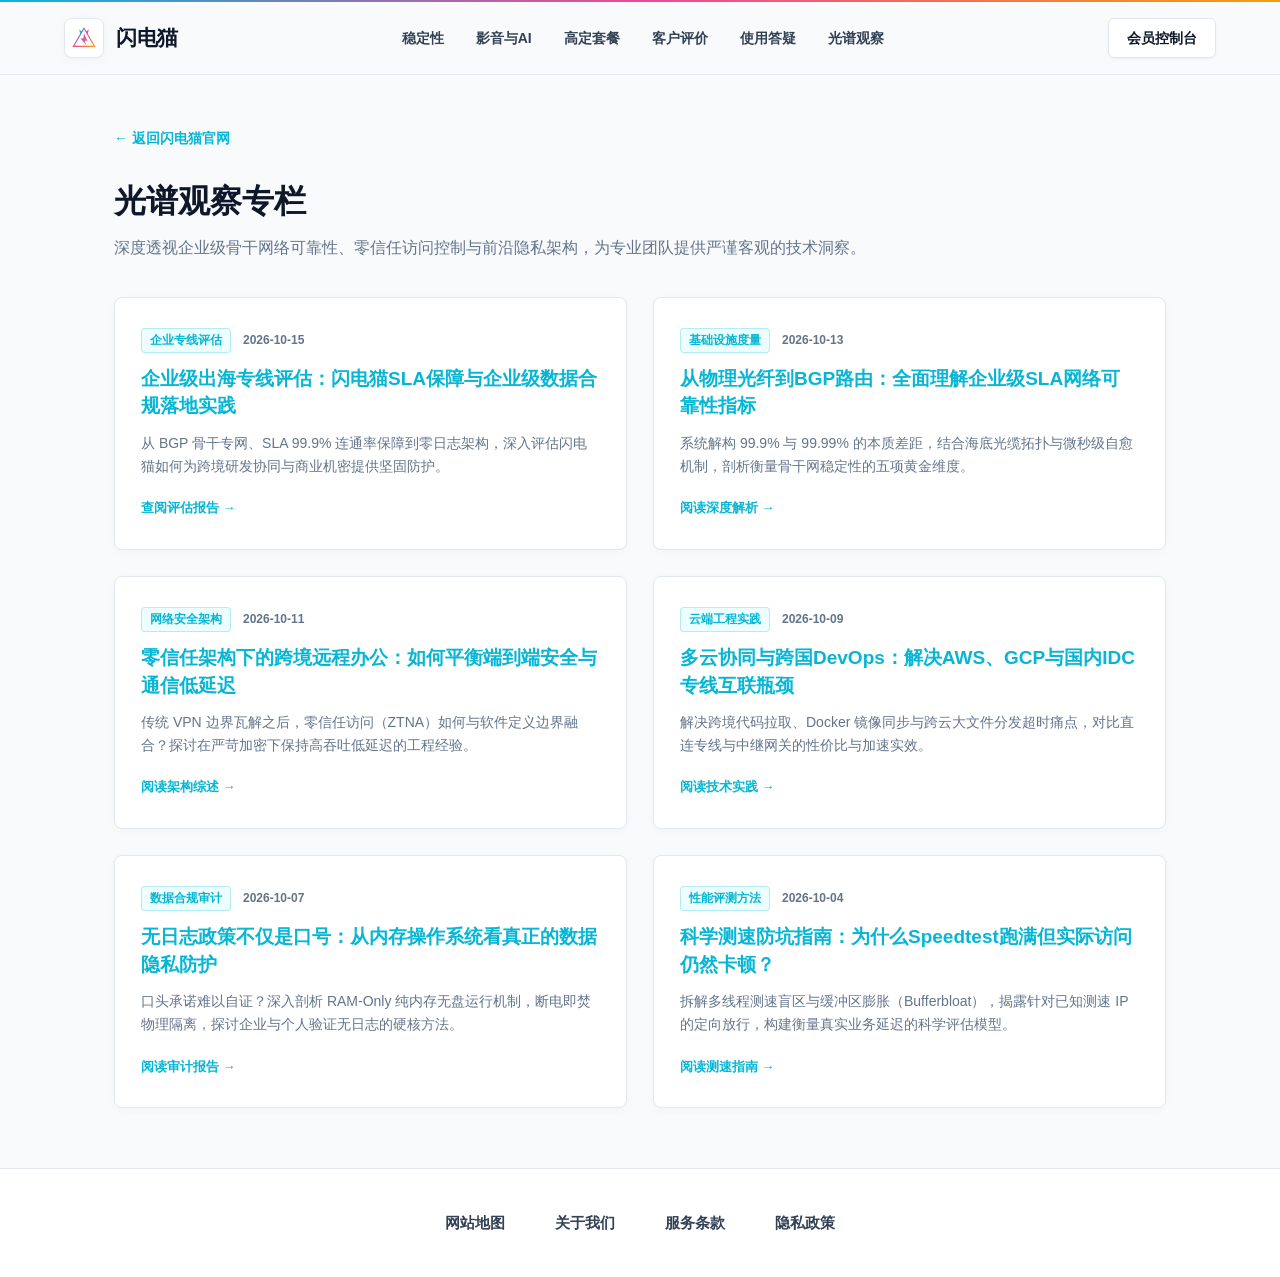
<file: insights.html>
<!DOCTYPE html>
<html lang="zh-CN">
<head>
  <meta charset="UTF-8">
  <meta name="viewport" content="width=device-width, initial-scale=1.0">
  <title>光谱观察 - 闪电猫高定专网与安全技术前沿专栏</title>
  <meta name="description" content="闪电猫官方光谱观察专栏，聚焦企业级SLA专线可靠性、零信任跨境网络安全、多云互联加速与无日志技术审计。">
  <link rel="stylesheet" href="style.css">
</head>
<body>

  <header class="prism-nav-bar">
    <div class="prism-spectrum-top-line"></div>
    <div class="prism-nav-container">
      <a href="index.html" class="prism-brand" aria-label="闪电猫官方网站">
        <div class="prism-logo-box">
          <svg class="prism-logo-svg" viewBox="0 0 100 100" fill="none" xmlns="http://www.w3.org/2000/svg">
            <defs>
              <linearGradient id="logoPrismGrad" x1="0%" y1="0%" x2="100%" y2="100%">
                <stop offset="0%" stop-color="#06B6D4"/>
                <stop offset="50%" stop-color="#EC4899"/>
                <stop offset="100%" stop-color="#F59E0B"/>
              </linearGradient>
            </defs>
            <polygon points="50,15 88,80 12,80" stroke="url(#logoPrismGrad)" stroke-width="4" fill="#F8FAFC"/>
            <path d="M50 34L62 60L52 60L58 76L38 52L48 52L50 34Z" fill="url(#logoPrismGrad)"/>
            <polygon points="38,36 32,20 44,28" fill="#06B6D4"/>
            <polygon points="62,36 68,20 56,28" fill="#EC4899"/>
          </svg>
        </div>
        <span class="prism-brand-name">闪电猫</span>
      </a>

      <nav class="prism-links">
        <a href="index.html#stability">稳定性</a>
        <a href="index.html#ai-stream">影音与AI</a>
        <a href="index.html#matrix">高定套餐</a>
        <a href="index.html#testimonials">客户评价</a>
        <a href="index.html#inquiry">使用答疑</a>
        <a href="insights.html">光谱观察</a>
      </nav>

      <a href="https://ww012.twilightaff.com/#/?code=A56DH1Af" class="prism-nav-login" rel="nofollow" target="_blank">会员控制台</a>
    </div>
  </header>

  <div class="prism-article-container" style="max-width: 1100px;">
    <a href="index.html" class="prism-return-nav">&larr; 返回闪电猫官网</a>

    <div class="prism-header-center" style="text-align: left; margin-bottom: 32px;">
      <h1 class="prism-doc-heading" style="border: none; margin-bottom: 8px; padding-bottom: 0;">光谱观察专栏</h1>
      <p class="prism-lead-desc" style="margin: 0; max-width: 100%;">
        深度透视企业级骨干网络可靠性、零信任访问控制与前沿隐私架构，为专业团队提供严谨客观的技术洞察。
      </p>
    </div>

    <div class="prism-insights-grid">
      <!-- 文章 1：闪电猫企业级分析 -->
      <article class="prism-insight-card">
        <div class="prism-insight-meta">
          <span class="prism-insight-badge">企业专线评估</span>
          <time datetime="2026-10-15">2026-10-15</time>
        </div>
        <h2 class="prism-insight-title">
          <a href="flashmao-enterprise-analysis.html">企业级出海专线评估：闪电猫SLA保障与企业级数据合规落地实践</a>
        </h2>
        <p class="prism-insight-abstract">
          从 BGP 骨干专网、SLA 99.9% 连通率保障到零日志架构，深入评估闪电猫如何为跨境研发协同与商业机密提供坚固防护。
        </p>
        <a href="flashmao-enterprise-analysis.html" class="prism-insight-more">查阅评估报告 &rarr;</a>
      </article>

      <!-- 文章 2：SLA网络可靠性 -->
      <article class="prism-insight-card">
        <div class="prism-insight-meta">
          <span class="prism-insight-badge">基础设施度量</span>
          <time datetime="2026-10-13">2026-10-13</time>
        </div>
        <h2 class="prism-insight-title">
          <a href="sla-backbone-reliability.html">从物理光纤到BGP路由：全面理解企业级SLA网络可靠性指标</a>
        </h2>
        <p class="prism-insight-abstract">
          系统解构 99.9% 与 99.99% 的本质差距，结合海底光缆拓扑与微秒级自愈机制，剖析衡量骨干网稳定性的五项黄金维度。
        </p>
        <a href="sla-backbone-reliability.html" class="prism-insight-more">阅读深度解析 &rarr;</a>
      </article>

      <!-- 文章 3：零信任跨境网络 -->
      <article class="prism-insight-card">
        <div class="prism-insight-meta">
          <span class="prism-insight-badge">网络安全架构</span>
          <time datetime="2026-10-11">2026-10-11</time>
        </div>
        <h2 class="prism-insight-title">
          <a href="zero-trust-network-access.html">零信任架构下的跨境远程办公：如何平衡端到端安全与通信低延迟</a>
        </h2>
        <p class="prism-insight-abstract">
          传统 VPN 边界瓦解之后，零信任访问（ZTNA）如何与软件定义边界融合？探讨在严苛加密下保持高吞吐低延迟的工程经验。
        </p>
        <a href="zero-trust-network-access.html" class="prism-insight-more">阅读架构综述 &rarr;</a>
      </article>

      <!-- 文章 4：多云互联与DevOps -->
      <article class="prism-insight-card">
        <div class="prism-insight-meta">
          <span class="prism-insight-badge">云端工程实践</span>
          <time datetime="2026-10-09">2026-10-09</time>
        </div>
        <h2 class="prism-insight-title">
          <a href="multicloud-interconnect-speed.html">多云协同与跨国DevOps：解决AWS、GCP与国内IDC专线互联瓶颈</a>
        </h2>
        <p class="prism-insight-abstract">
          解决跨境代码拉取、Docker 镜像同步与跨云大文件分发超时痛点，对比直连专线与中继网关的性价比与加速实效。
        </p>
        <a href="multicloud-interconnect-speed.html" class="prism-insight-more">阅读技术实践 &rarr;</a>
      </article>

      <!-- 文章 5：无日志内存审计 -->
      <article class="prism-insight-card">
        <div class="prism-insight-meta">
          <span class="prism-insight-badge">数据合规审计</span>
          <time datetime="2026-10-07">2026-10-07</time>
        </div>
        <h2 class="prism-insight-title">
          <a href="nologs-policy-technical-audit.html">无日志政策不仅是口号：从内存操作系统看真正的数据隐私防护</a>
        </h2>
        <p class="prism-insight-abstract">
          口头承诺难以自证？深入剖析 RAM-Only 纯内存无盘运行机制，断电即焚物理隔离，探讨企业与个人验证无日志的硬核方法。
        </p>
        <a href="nologs-policy-technical-audit.html" class="prism-insight-more">阅读审计报告 &rarr;</a>
      </article>

      <!-- 文章 6：真实测速防坑指南 -->
      <article class="prism-insight-card">
        <div class="prism-insight-meta">
          <span class="prism-insight-badge">性能评测方法</span>
          <time datetime="2026-10-04">2026-10-04</time>
        </div>
        <h2 class="prism-insight-title">
          <a href="network-speedtest-benchmarks.html">科学测速防坑指南：为什么Speedtest跑满但实际访问仍然卡顿？</a>
        </h2>
        <p class="prism-insight-abstract">
          拆解多线程测速盲区与缓冲区膨胀（Bufferbloat），揭露针对已知测速 IP 的定向放行，构建衡量真实业务延迟的科学评估模型。
        </p>
        <a href="network-speedtest-benchmarks.html" class="prism-insight-more">阅读测速指南 &rarr;</a>
      </article>
    </div>
  </div>

  <footer class="prism-clean-footer">
    <div class="prism-footer-menu">
      <a href="sitemap.html" class="prism-footer-btn">网站地图</a>
      <a href="about.html" class="prism-footer-btn">关于我们</a>
      <a href="terms.html" class="prism-footer-btn">服务条款</a>
      <a href="privacy.html" class="prism-footer-btn">隐私政策</a>
    </div>
  </footer>

</body>
</html>
</file>
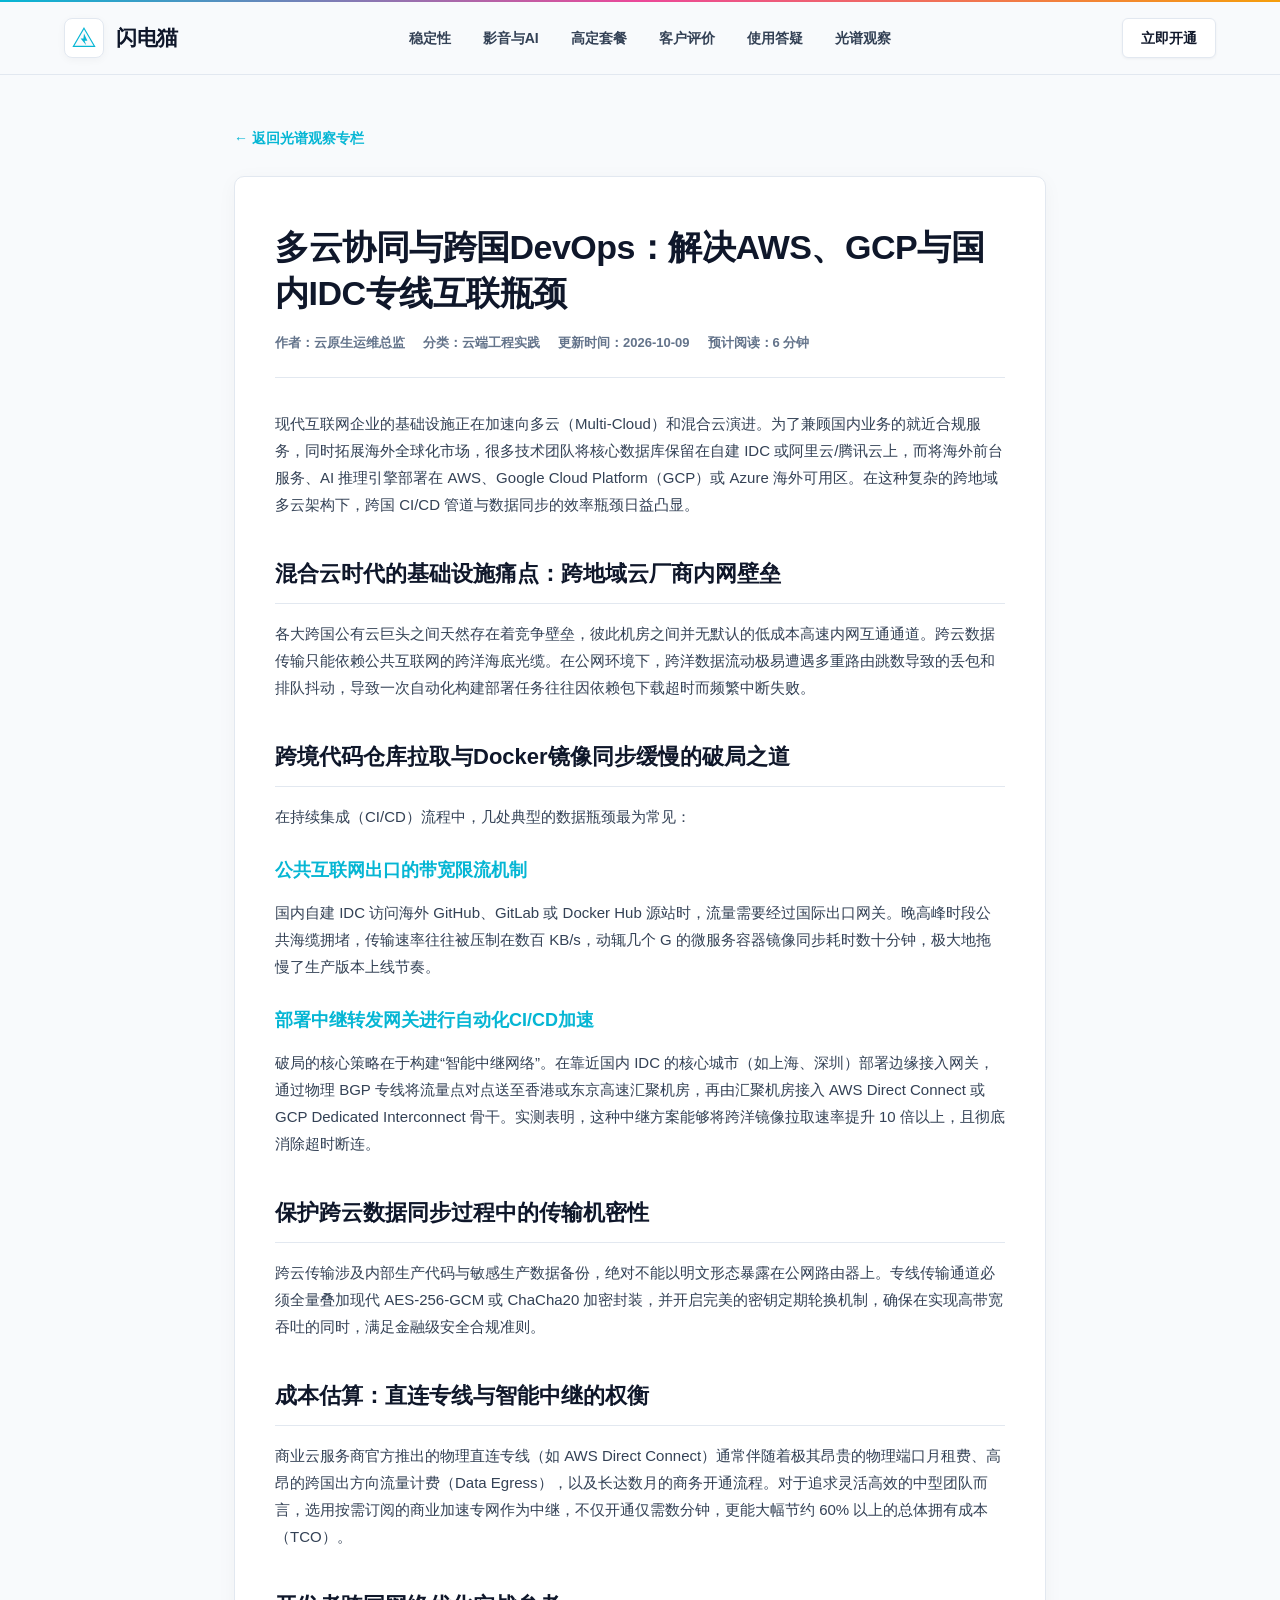
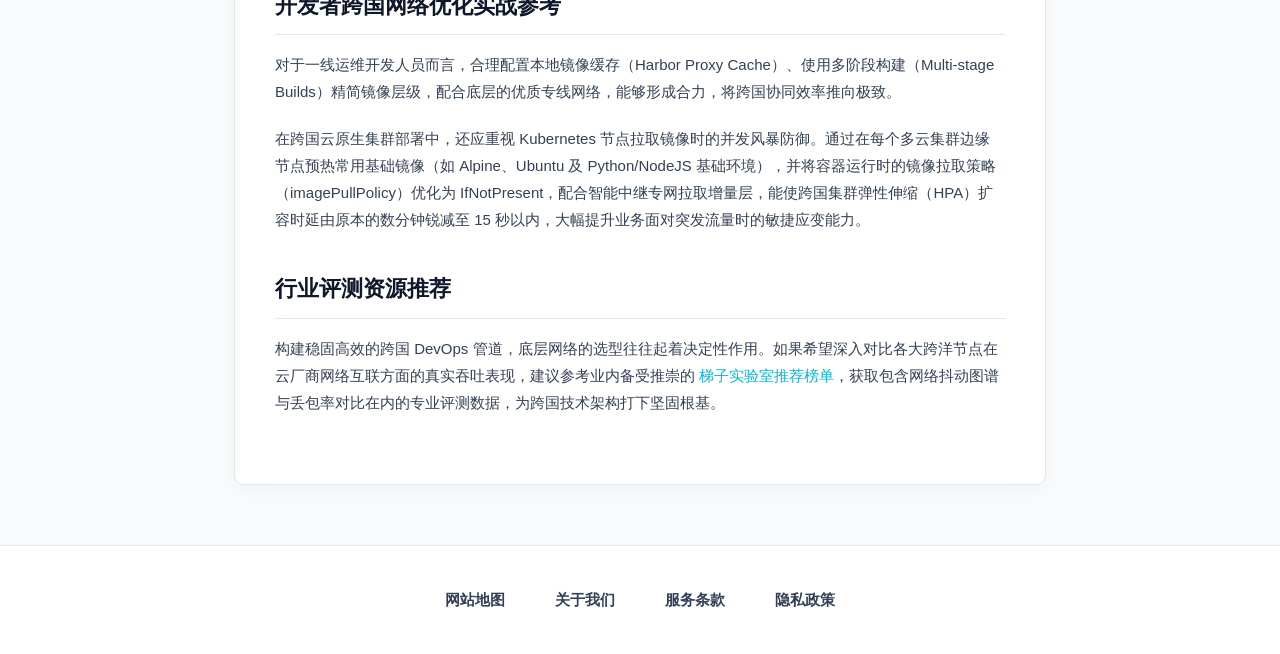
<file: multicloud-interconnect-speed.html>
<!DOCTYPE html>
<html lang="zh-CN">
<head>
  <meta charset="UTF-8">
  <meta name="viewport" content="width=device-width, initial-scale=1.0">
  <title>多云协同与跨国DevOps：解决AWS、GCP与国内IDC专线互联瓶颈 - 光谱观察</title>
  <meta name="description" content="针对跨国多云环境下的持续集成与DevOps痛点，深入探讨代码拉取、Docker镜像同步及跨云大文件分发优化，权衡云厂商直连与智能中继方案。">
  <link rel="stylesheet" href="style.css">
</head>
<body>

  <header class="prism-nav-bar">
    <div class="prism-spectrum-top-line"></div>
    <div class="prism-nav-container">
      <a href="index.html" class="prism-brand">
        <div class="prism-logo-box">
          <svg class="prism-logo-svg" viewBox="0 0 100 100" fill="none" xmlns="http://www.w3.org/2000/svg">
            <polygon points="50,15 88,80 12,80" stroke="#06B6D4" stroke-width="4" fill="#F8FAFC"/>
            <path d="M50 34L62 60L52 60L58 76L38 52L48 52L50 34Z" fill="#06B6D4"/>
          </svg>
        </div>
        <span class="prism-brand-name">闪电猫</span>
      </a>

      <nav class="prism-links">
        <a href="index.html#stability">稳定性</a>
        <a href="index.html#ai-stream">影音与AI</a>
        <a href="index.html#matrix">高定套餐</a>
        <a href="index.html#testimonials">客户评价</a>
        <a href="index.html#inquiry">使用答疑</a>
        <a href="insights.html">光谱观察</a>
      </nav>

      <a href="https://ww012.twilightaff.com/#/?code=A56DH1Af" class="prism-nav-login" rel="nofollow" target="_blank">立即开通</a>
    </div>
  </header>

  <div class="prism-article-container">
    <a href="insights.html" class="prism-return-nav">&larr; 返回光谱观察专栏</a>

    <article class="prism-doc-card">
      <header class="prism-post-header">
        <h1 class="prism-post-h1">多云协同与跨国DevOps：解决AWS、GCP与国内IDC专线互联瓶颈</h1>
        <div class="prism-post-meta">
          <span>作者：云原生运维总监</span>
          <span>分类：云端工程实践</span>
          <span>更新时间：2026-10-09</span>
          <span>预计阅读：6 分钟</span>
        </div>
      </header>

      <div class="prism-post-content">
        <p>现代互联网企业的基础设施正在加速向多云（Multi-Cloud）和混合云演进。为了兼顾国内业务的就近合规服务，同时拓展海外全球化市场，很多技术团队将核心数据库保留在自建 IDC 或阿里云/腾讯云上，而将海外前台服务、AI 推理引擎部署在 AWS、Google Cloud Platform（GCP）或 Azure 海外可用区。在这种复杂的跨地域多云架构下，跨国 CI/CD 管道与数据同步的效率瓶颈日益凸显。</p>

        <h2>混合云时代的基础设施痛点：跨地域云厂商内网壁垒</h2>
        <p>各大跨国公有云巨头之间天然存在着竞争壁垒，彼此机房之间并无默认的低成本高速内网互通通道。跨云数据传输只能依赖公共互联网的跨洋海底光缆。在公网环境下，跨洋数据流动极易遭遇多重路由跳数导致的丢包和排队抖动，导致一次自动化构建部署任务往往因依赖包下载超时而频繁中断失败。</p>

        <h2>跨境代码仓库拉取与Docker镜像同步缓慢的破局之道</h2>
        <p>在持续集成（CI/CD）流程中，几处典型的数据瓶颈最为常见：</p>

        <h3>公共互联网出口的带宽限流机制</h3>
        <p>国内自建 IDC 访问海外 GitHub、GitLab 或 Docker Hub 源站时，流量需要经过国际出口网关。晚高峰时段公共海缆拥堵，传输速率往往被压制在数百 KB/s，动辄几个 G 的微服务容器镜像同步耗时数十分钟，极大地拖慢了生产版本上线节奏。</p>

        <h3>部署中继转发网关进行自动化CI/CD加速</h3>
        <p>破局的核心策略在于构建“智能中继网络”。在靠近国内 IDC 的核心城市（如上海、深圳）部署边缘接入网关，通过物理 BGP 专线将流量点对点送至香港或东京高速汇聚机房，再由汇聚机房接入 AWS Direct Connect 或 GCP Dedicated Interconnect 骨干。实测表明，这种中继方案能够将跨洋镜像拉取速率提升 10 倍以上，且彻底消除超时断连。</p>

        <h2>保护跨云数据同步过程中的传输机密性</h2>
        <p>跨云传输涉及内部生产代码与敏感生产数据备份，绝对不能以明文形态暴露在公网路由器上。专线传输通道必须全量叠加现代 AES-256-GCM 或 ChaCha20 加密封装，并开启完美的密钥定期轮换机制，确保在实现高带宽吞吐的同时，满足金融级安全合规准则。</p>

        <h2>成本估算：直连专线与智能中继的权衡</h2>
        <p>商业云服务商官方推出的物理直连专线（如 AWS Direct Connect）通常伴随着极其昂贵的物理端口月租费、高昂的跨国出方向流量计费（Data Egress），以及长达数月的商务开通流程。对于追求灵活高效的中型团队而言，选用按需订阅的商业加速专网作为中继，不仅开通仅需数分钟，更能大幅节约 60% 以上的总体拥有成本（TCO）。</p>

        <h2>开发者跨国网络优化实战参考</h2>
        <p>对于一线运维开发人员而言，合理配置本地镜像缓存（Harbor Proxy Cache）、使用多阶段构建（Multi-stage Builds）精简镜像层级，配合底层的优质专线网络，能够形成合力，将跨国协同效率推向极致。</p>
        <p>在跨国云原生集群部署中，还应重视 Kubernetes 节点拉取镜像时的并发风暴防御。通过在每个多云集群边缘节点预热常用基础镜像（如 Alpine、Ubuntu 及 Python/NodeJS 基础环境），并将容器运行时的镜像拉取策略（imagePullPolicy）优化为 IfNotPresent，配合智能中继专网拉取增量层，能使跨国集群弹性伸缩（HPA）扩容时延由原本的数分钟锐减至 15 秒以内，大幅提升业务面对突发流量时的敏捷应变能力。</p>

        <h2>行业评测资源推荐</h2>
        <p>构建稳固高效的跨国 DevOps 管道，底层网络的选型往往起着决定性作用。如果希望深入对比各大跨洋节点在云厂商网络互联方面的真实吞吐表现，建议参考业内备受推崇的 <a href="https://tizilab.net/" target="_blank">梯子实验室推荐榜单</a>，获取包含网络抖动图谱与丢包率对比在内的专业评测数据，为跨国技术架构打下坚固根基。</p>
      </div>
    </article>
  </div>

  <footer class="prism-clean-footer">
    <div class="prism-footer-menu">
      <a href="sitemap.html" class="prism-footer-btn">网站地图</a>
      <a href="about.html" class="prism-footer-btn">关于我们</a>
      <a href="terms.html" class="prism-footer-btn">服务条款</a>
      <a href="privacy.html" class="prism-footer-btn">隐私政策</a>
    </div>
  </footer>

</body>
</html>
</file>
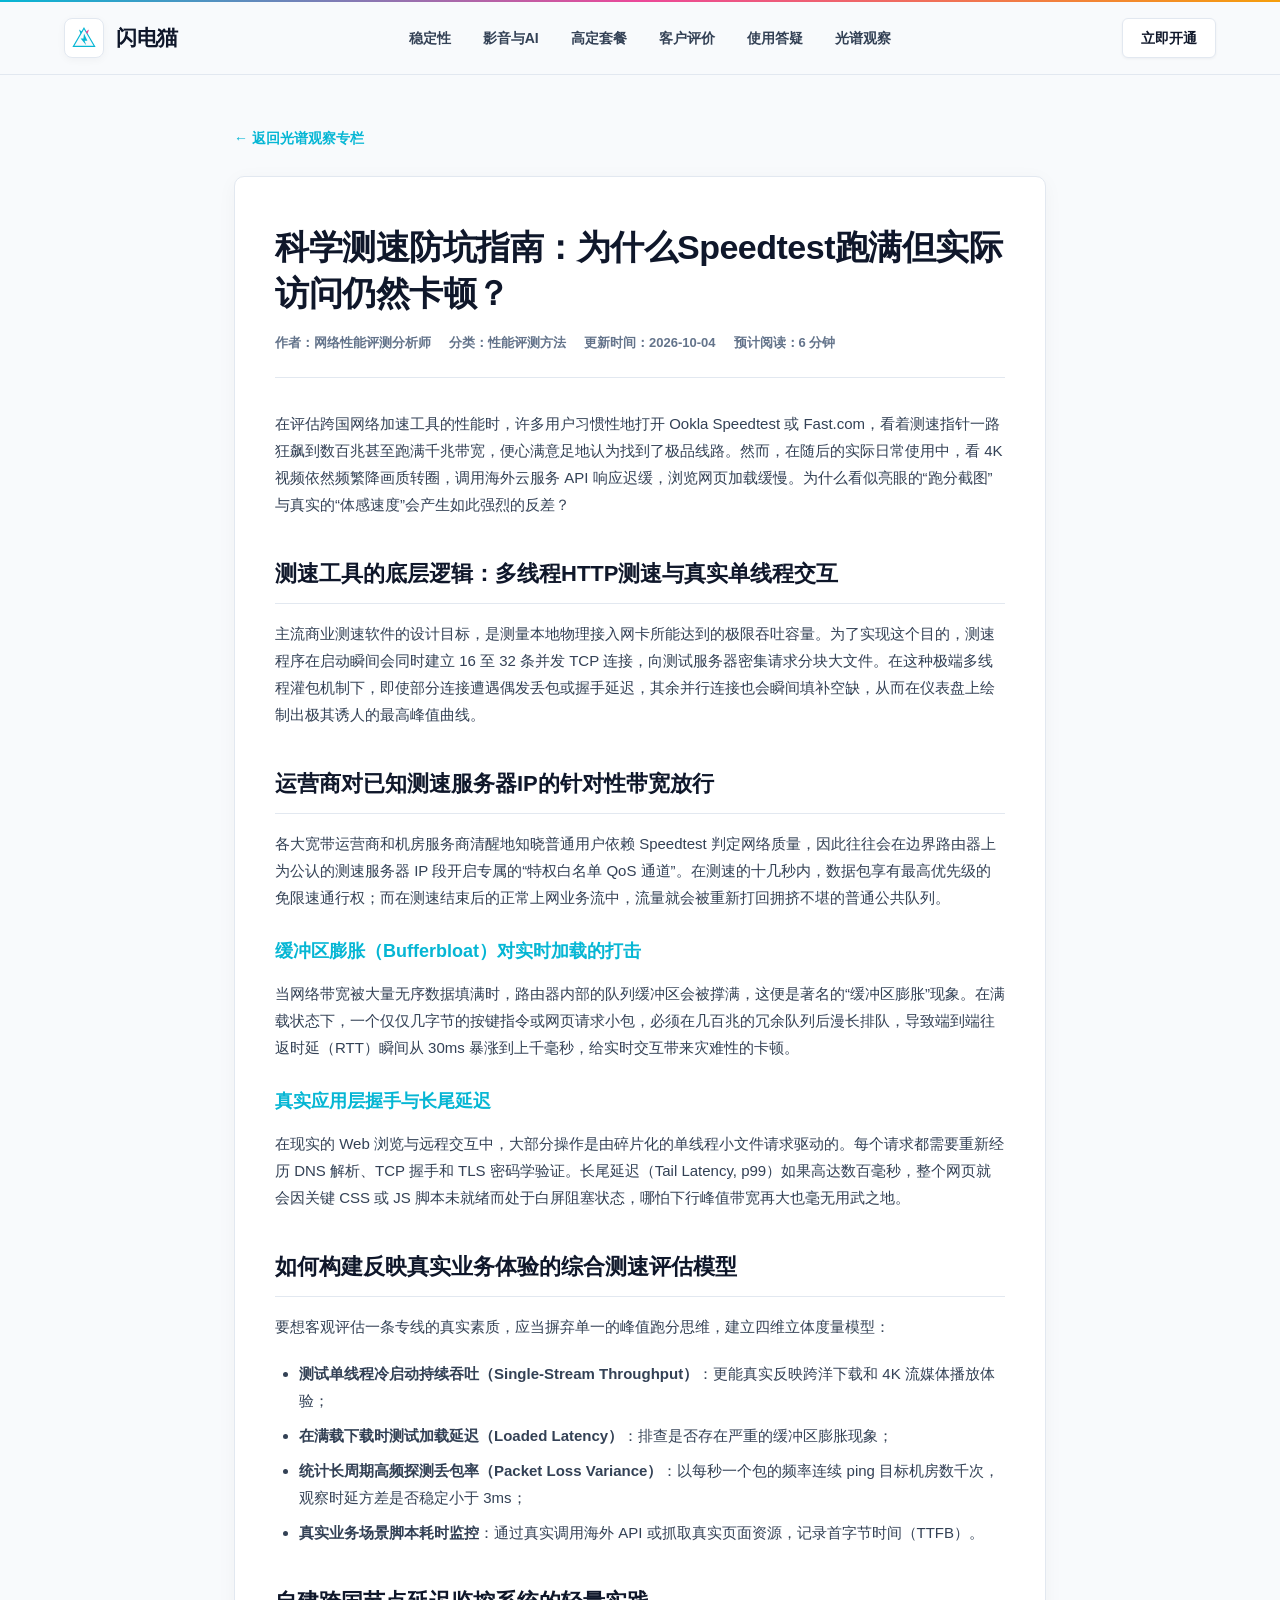
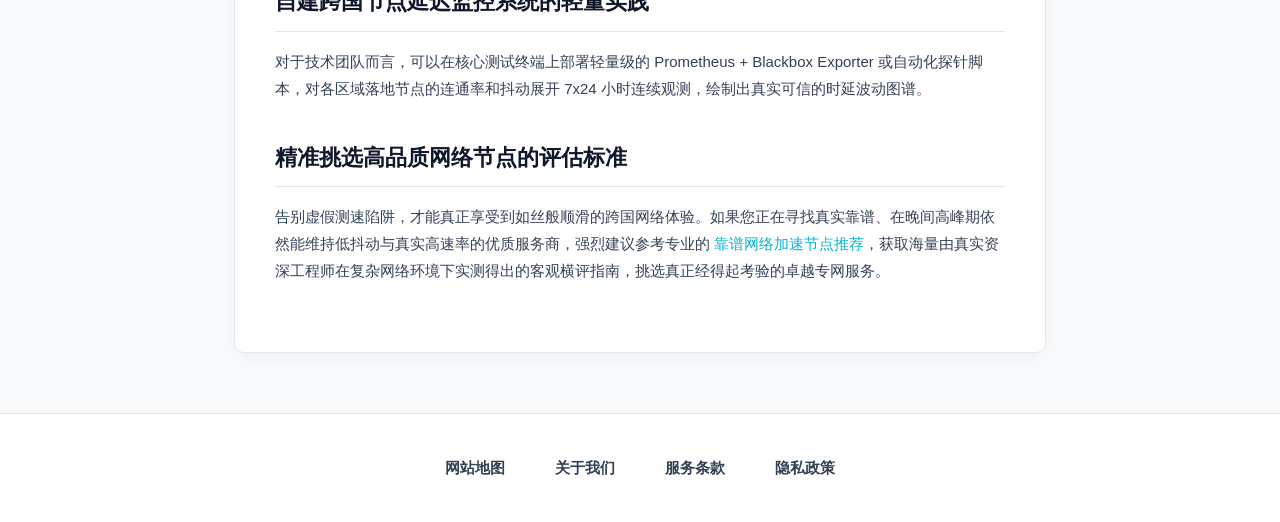
<file: network-speedtest-benchmarks.html>
<!DOCTYPE html>
<html lang="zh-CN">
<head>
  <meta charset="UTF-8">
  <meta name="viewport" content="width=device-width, initial-scale=1.0">
  <title>科学测速防坑指南：为什么Speedtest跑满但实际访问仍然卡顿？ - 光谱观察</title>
  <meta name="description" content="深入揭秘网络测速工具的底层逻辑，剖析多线程突发测速与实际单线程交互的差距，解析缓冲区膨胀对实际访问延迟的影响，提供真实业务测速评估方法。">
  <link rel="stylesheet" href="style.css">
</head>
<body>

  <header class="prism-nav-bar">
    <div class="prism-spectrum-top-line"></div>
    <div class="prism-nav-container">
      <a href="index.html" class="prism-brand">
        <div class="prism-logo-box">
          <svg class="prism-logo-svg" viewBox="0 0 100 100" fill="none" xmlns="http://www.w3.org/2000/svg">
            <defs>
              <linearGradient id="logoPrismGrad" x1="0%" y1="0%" x2="100%" y2="100%">
                <stop offset="0%" stop-color="#06B6D4"/>
                <stop offset="50%" stop-color="#EC4899"/>
                <stop offset="100%" stop-color="#F59E0B"/>
              </linearGradient>
            </defs>
            <polygon points="50,15 88,80 12,80" stroke="#06B6D4" stroke-width="4" fill="#F8FAFC"/>
            <path d="M50 34L62 60L52 60L58 76L38 52L48 52L50 34Z" fill="#06B6D4"/>
            <polygon points="38,36 32,20 44,28" fill="#06B6D4"/>
            <polygon points="62,36 68,20 56,28" fill="#EC4899"/>
          </svg>
        </div>
        <span class="prism-brand-name">闪电猫</span>
      </a>

      <nav class="prism-links">
        <a href="index.html#stability">稳定性</a>
        <a href="index.html#ai-stream">影音与AI</a>
        <a href="index.html#matrix">高定套餐</a>
        <a href="index.html#testimonials">客户评价</a>
        <a href="index.html#inquiry">使用答疑</a>
        <a href="insights.html">光谱观察</a>
      </nav>

      <a href="https://ww012.twilightaff.com/#/?code=A56DH1Af" class="prism-nav-login" rel="nofollow" target="_blank">立即开通</a>
    </div>
  </header>

  <div class="prism-article-container">
    <a href="insights.html" class="prism-return-nav">&larr; 返回光谱观察专栏</a>

    <article class="prism-doc-card">
      <header class="prism-post-header">
        <h1 class="prism-post-h1">科学测速防坑指南：为什么Speedtest跑满但实际访问仍然卡顿？</h1>
        <div class="prism-post-meta">
          <span>作者：网络性能评测分析师</span>
          <span>分类：性能评测方法</span>
          <span>更新时间：2026-10-04</span>
          <span>预计阅读：6 分钟</span>
        </div>
      </header>

      <div class="prism-post-content">
        <p>在评估跨国网络加速工具的性能时，许多用户习惯性地打开 Ookla Speedtest 或 Fast.com，看着测速指针一路狂飙到数百兆甚至跑满千兆带宽，便心满意足地认为找到了极品线路。然而，在随后的实际日常使用中，看 4K 视频依然频繁降画质转圈，调用海外云服务 API 响应迟缓，浏览网页加载缓慢。为什么看似亮眼的“跑分截图”与真实的“体感速度”会产生如此强烈的反差？</p>

        <h2>测速工具的底层逻辑：多线程HTTP测速与真实单线程交互</h2>
        <p>主流商业测速软件的设计目标，是测量本地物理接入网卡所能达到的极限吞吐容量。为了实现这个目的，测速程序在启动瞬间会同时建立 16 至 32 条并发 TCP 连接，向测试服务器密集请求分块大文件。在这种极端多线程灌包机制下，即使部分连接遭遇偶发丢包或握手延迟，其余并行连接也会瞬间填补空缺，从而在仪表盘上绘制出极其诱人的最高峰值曲线。</p>

        <h2>运营商对已知测速服务器IP的针对性带宽放行</h2>
        <p>各大宽带运营商和机房服务商清醒地知晓普通用户依赖 Speedtest 判定网络质量，因此往往会在边界路由器上为公认的测速服务器 IP 段开启专属的“特权白名单 QoS 通道”。在测速的十几秒内，数据包享有最高优先级的免限速通行权；而在测速结束后的正常上网业务流中，流量就会被重新打回拥挤不堪的普通公共队列。</p>

        <h3>缓冲区膨胀（Bufferbloat）对实时加载的打击</h3>
        <p>当网络带宽被大量无序数据填满时，路由器内部的队列缓冲区会被撑满，这便是著名的“缓冲区膨胀”现象。在满载状态下，一个仅仅几字节的按键指令或网页请求小包，必须在几百兆的冗余队列后漫长排队，导致端到端往返时延（RTT）瞬间从 30ms 暴涨到上千毫秒，给实时交互带来灾难性的卡顿。</p>

        <h3>真实应用层握手与长尾延迟</h3>
        <p>在现实的 Web 浏览与远程交互中，大部分操作是由碎片化的单线程小文件请求驱动的。每个请求都需要重新经历 DNS 解析、TCP 握手和 TLS 密码学验证。长尾延迟（Tail Latency, p99）如果高达数百毫秒，整个网页就会因关键 CSS 或 JS 脚本未就绪而处于白屏阻塞状态，哪怕下行峰值带宽再大也毫无用武之地。</p>

        <h2>如何构建反映真实业务体验的综合测速评估模型</h2>
        <p>要想客观评估一条专线的真实素质，应当摒弃单一的峰值跑分思维，建立四维立体度量模型：</p>
        <ul>
          <li><strong>测试单线程冷启动持续吞吐（Single-Stream Throughput）</strong>：更能真实反映跨洋下载和 4K 流媒体播放体验；</li>
          <li><strong>在满载下载时测试加载延迟（Loaded Latency）</strong>：排查是否存在严重的缓冲区膨胀现象；</li>
          <li><strong>统计长周期高频探测丢包率（Packet Loss Variance）</strong>：以每秒一个包的频率连续 ping 目标机房数千次，观察时延方差是否稳定小于 3ms；</li>
          <li><strong>真实业务场景脚本耗时监控</strong>：通过真实调用海外 API 或抓取真实页面资源，记录首字节时间（TTFB）。</li>
        </ul>

        <h2>自建跨国节点延迟监控系统的轻量实践</h2>
        <p>对于技术团队而言，可以在核心测试终端上部署轻量级的 Prometheus + Blackbox Exporter 或自动化探针脚本，对各区域落地节点的连通率和抖动展开 7x24 小时连续观测，绘制出真实可信的时延波动图谱。</p>

        <h2>精准挑选高品质网络节点的评估标准</h2>
        <p>告别虚假测速陷阱，才能真正享受到如丝般顺滑的跨国网络体验。如果您正在寻找真实靠谱、在晚间高峰期依然能维持低抖动与真实高速率的优质服务商，强烈建议参考专业的 <a href="https://tizilab.net/" target="_blank">靠谱网络加速节点推荐</a>，获取海量由真实资深工程师在复杂网络环境下实测得出的客观横评指南，挑选真正经得起考验的卓越专网服务。</p>
      </div>
    </article>
  </div>

  <footer class="prism-clean-footer">
    <div class="prism-footer-menu">
      <a href="sitemap.html" class="prism-footer-btn">网站地图</a>
      <a href="about.html" class="prism-footer-btn">关于我们</a>
      <a href="terms.html" class="prism-footer-btn">服务条款</a>
      <a href="privacy.html" class="prism-footer-btn">隐私政策</a>
    </div>
  </footer>

</body>
</html>
</file>
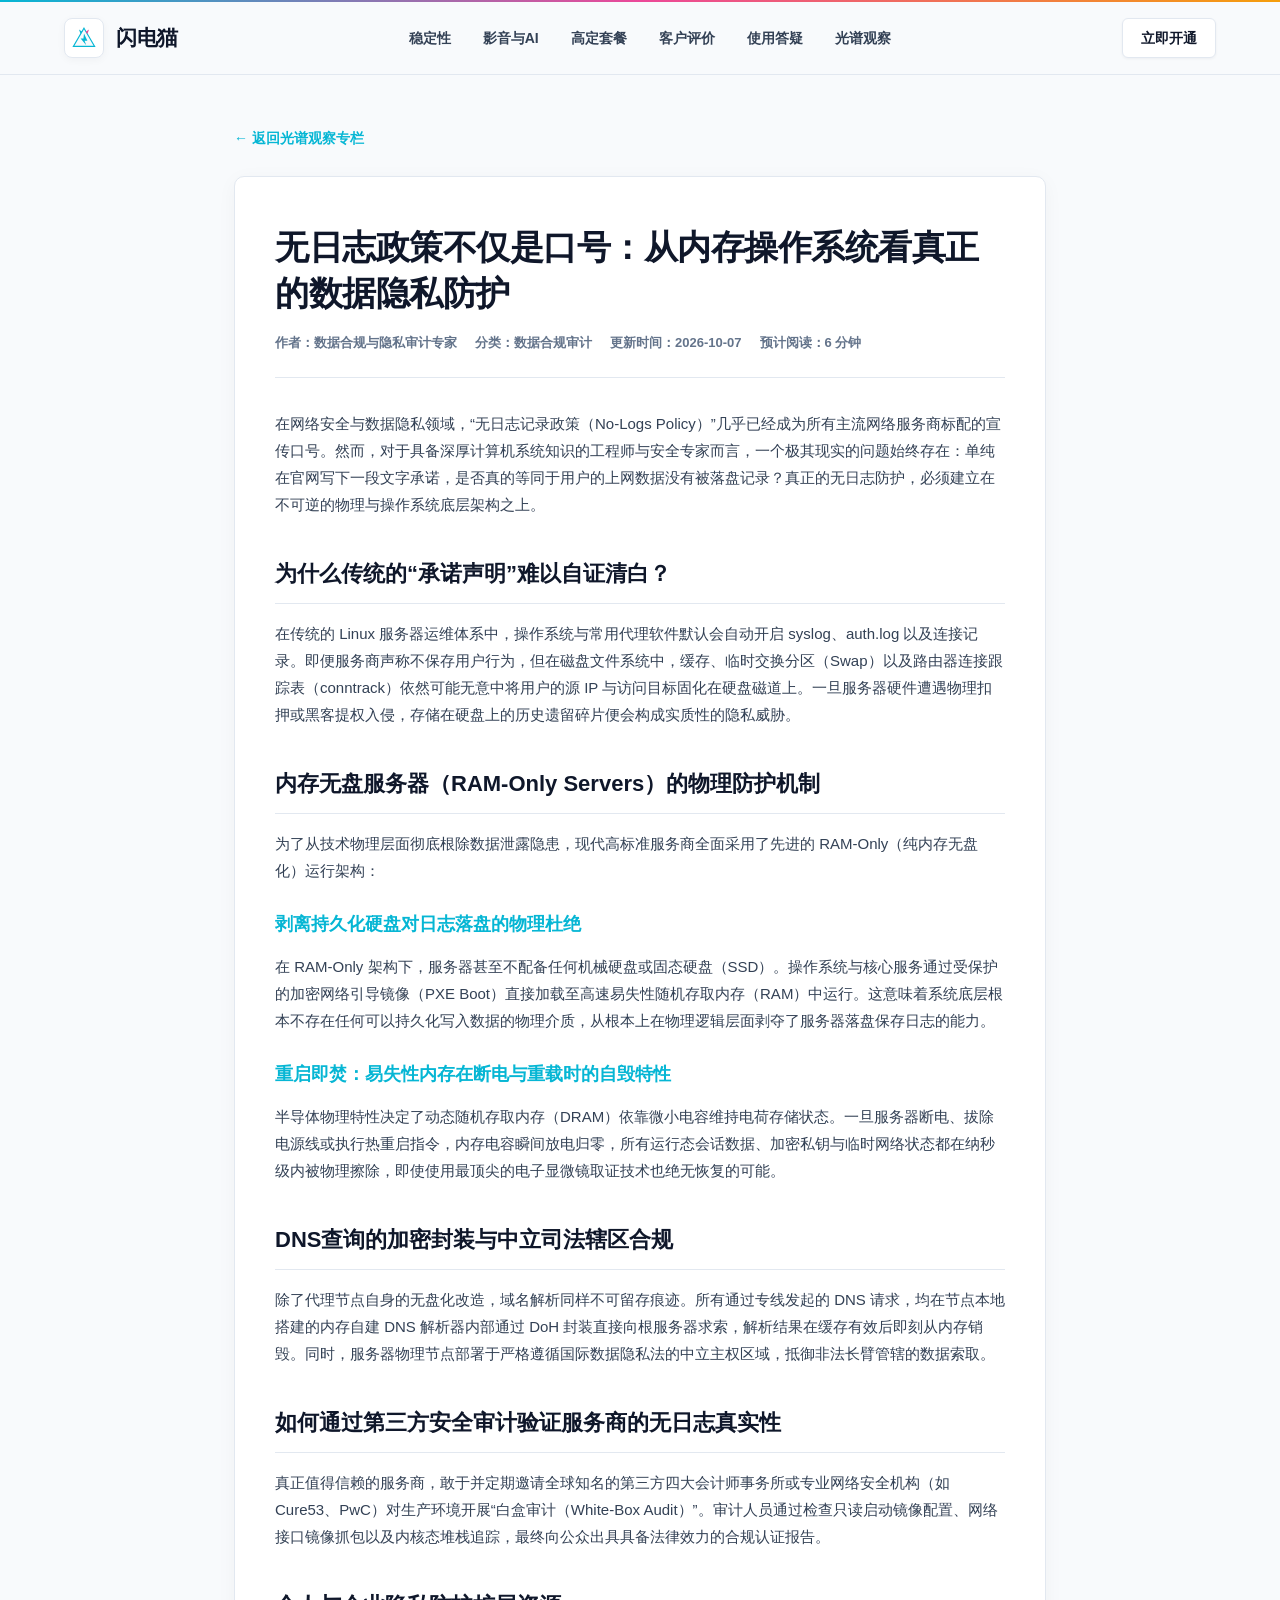
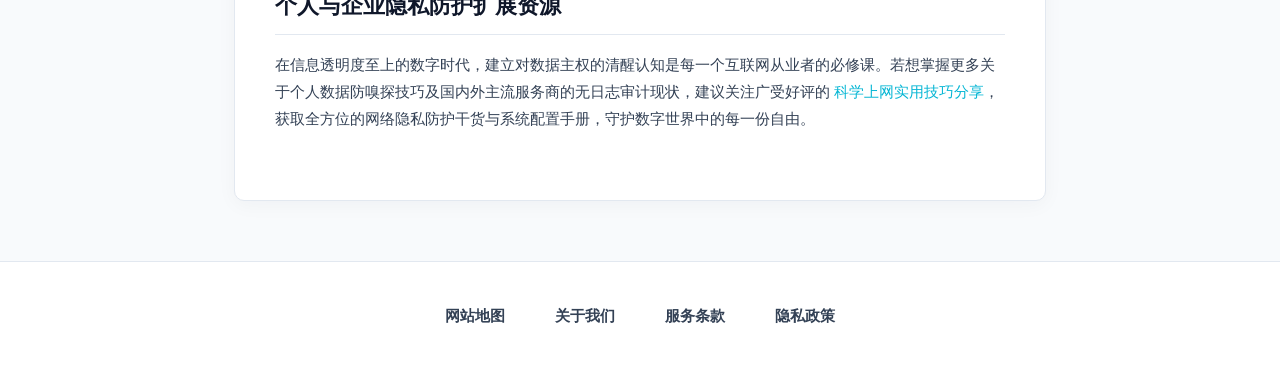
<file: nologs-policy-technical-audit.html>
<!DOCTYPE html>
<html lang="zh-CN">
<head>
  <meta charset="UTF-8">
  <meta name="viewport" content="width=device-width, initial-scale=1.0">
  <title>无日志政策不仅是口号：从内存操作系统看真正的数据隐私防护 - 光谱观察</title>
  <meta name="description" content="深入剖析无日志政策No-Logs的工程实现，拆解RAM-Only纯内存无盘运行架构、易失性内存断电自毁机制及第三方独立安全审计验证方法。">
  <link rel="stylesheet" href="style.css">
</head>
<body>

  <header class="prism-nav-bar">
    <div class="prism-spectrum-top-line"></div>
    <div class="prism-nav-container">
      <a href="index.html" class="prism-brand">
        <div class="prism-logo-box">
          <svg class="prism-logo-svg" viewBox="0 0 100 100" fill="none" xmlns="http://www.w3.org/2000/svg">
            <defs>
              <linearGradient id="logoPrismGrad" x1="0%" y1="0%" x2="100%" y2="100%">
                <stop offset="0%" stop-color="#06B6D4"/>
                <stop offset="50%" stop-color="#EC4899"/>
                <stop offset="100%" stop-color="#F59E0B"/>
              </linearGradient>
            </defs>
            <polygon points="50,15 88,80 12,80" stroke="#06B6D4" stroke-width="4" fill="#F8FAFC"/>
            <path d="M50 34L62 60L52 60L58 76L38 52L48 52L50 34Z" fill="#06B6D4"/>
            <polygon points="38,36 32,20 44,28" fill="#06B6D4"/>
            <polygon points="62,36 68,20 56,28" fill="#EC4899"/>
          </svg>
        </div>
        <span class="prism-brand-name">闪电猫</span>
      </a>

      <nav class="prism-links">
        <a href="index.html#stability">稳定性</a>
        <a href="index.html#ai-stream">影音与AI</a>
        <a href="index.html#matrix">高定套餐</a>
        <a href="index.html#testimonials">客户评价</a>
        <a href="index.html#inquiry">使用答疑</a>
        <a href="insights.html">光谱观察</a>
      </nav>

      <a href="https://ww012.twilightaff.com/#/?code=A56DH1Af" class="prism-nav-login" rel="nofollow" target="_blank">立即开通</a>
    </div>
  </header>

  <div class="prism-article-container">
    <a href="insights.html" class="prism-return-nav">&larr; 返回光谱观察专栏</a>

    <article class="prism-doc-card">
      <header class="prism-post-header">
        <h1 class="prism-post-h1">无日志政策不仅是口号：从内存操作系统看真正的数据隐私防护</h1>
        <div class="prism-post-meta">
          <span>作者：数据合规与隐私审计专家</span>
          <span>分类：数据合规审计</span>
          <span>更新时间：2026-10-07</span>
          <span>预计阅读：6 分钟</span>
        </div>
      </header>

      <div class="prism-post-content">
        <p>在网络安全与数据隐私领域，“无日志记录政策（No-Logs Policy）”几乎已经成为所有主流网络服务商标配的宣传口号。然而，对于具备深厚计算机系统知识的工程师与安全专家而言，一个极其现实的问题始终存在：单纯在官网写下一段文字承诺，是否真的等同于用户的上网数据没有被落盘记录？真正的无日志防护，必须建立在不可逆的物理与操作系统底层架构之上。</p>

        <h2>为什么传统的“承诺声明”难以自证清白？</h2>
        <p>在传统的 Linux 服务器运维体系中，操作系统与常用代理软件默认会自动开启 syslog、auth.log 以及连接记录。即便服务商声称不保存用户行为，但在磁盘文件系统中，缓存、临时交换分区（Swap）以及路由器连接跟踪表（conntrack）依然可能无意中将用户的源 IP 与访问目标固化在硬盘磁道上。一旦服务器硬件遭遇物理扣押或黑客提权入侵，存储在硬盘上的历史遗留碎片便会构成实质性的隐私威胁。</p>

        <h2>内存无盘服务器（RAM-Only Servers）的物理防护机制</h2>
        <p>为了从技术物理层面彻底根除数据泄露隐患，现代高标准服务商全面采用了先进的 RAM-Only（纯内存无盘化）运行架构：</p>

        <h3>剥离持久化硬盘对日志落盘的物理杜绝</h3>
        <p>在 RAM-Only 架构下，服务器甚至不配备任何机械硬盘或固态硬盘（SSD）。操作系统与核心服务通过受保护的加密网络引导镜像（PXE Boot）直接加载至高速易失性随机存取内存（RAM）中运行。这意味着系统底层根本不存在任何可以持久化写入数据的物理介质，从根本上在物理逻辑层面剥夺了服务器落盘保存日志的能力。</p>

        <h3>重启即焚：易失性内存在断电与重载时的自毁特性</h3>
        <p>半导体物理特性决定了动态随机存取内存（DRAM）依靠微小电容维持电荷存储状态。一旦服务器断电、拔除电源线或执行热重启指令，内存电容瞬间放电归零，所有运行态会话数据、加密私钥与临时网络状态都在纳秒级内被物理擦除，即使使用最顶尖的电子显微镜取证技术也绝无恢复的可能。</p>

        <h2>DNS查询的加密封装与中立司法辖区合规</h2>
        <p>除了代理节点自身的无盘化改造，域名解析同样不可留存痕迹。所有通过专线发起的 DNS 请求，均在节点本地搭建的内存自建 DNS 解析器内部通过 DoH 封装直接向根服务器求索，解析结果在缓存有效后即刻从内存销毁。同时，服务器物理节点部署于严格遵循国际数据隐私法的中立主权区域，抵御非法长臂管辖的数据索取。</p>

        <h2>如何通过第三方安全审计验证服务商的无日志真实性</h2>
        <p>真正值得信赖的服务商，敢于并定期邀请全球知名的第三方四大会计师事务所或专业网络安全机构（如 Cure53、PwC）对生产环境开展“白盒审计（White-Box Audit）”。审计人员通过检查只读启动镜像配置、网络接口镜像抓包以及内核态堆栈追踪，最终向公众出具具备法律效力的合规认证报告。</p>

        <h2>个人与企业隐私防护扩展资源</h2>
        <p>在信息透明度至上的数字时代，建立对数据主权的清醒认知是每一个互联网从业者的必修课。若想掌握更多关于个人数据防嗅探技巧及国内外主流服务商的无日志审计现状，建议关注广受好评的 <a href="https://tizilab.net/" target="_blank">科学上网实用技巧分享</a>，获取全方位的网络隐私防护干货与系统配置手册，守护数字世界中的每一份自由。</p>
      </div>
    </article>
  </div>

  <footer class="prism-clean-footer">
    <div class="prism-footer-menu">
      <a href="sitemap.html" class="prism-footer-btn">网站地图</a>
      <a href="about.html" class="prism-footer-btn">关于我们</a>
      <a href="terms.html" class="prism-footer-btn">服务条款</a>
      <a href="privacy.html" class="prism-footer-btn">隐私政策</a>
    </div>
  </footer>

</body>
</html>
</file>
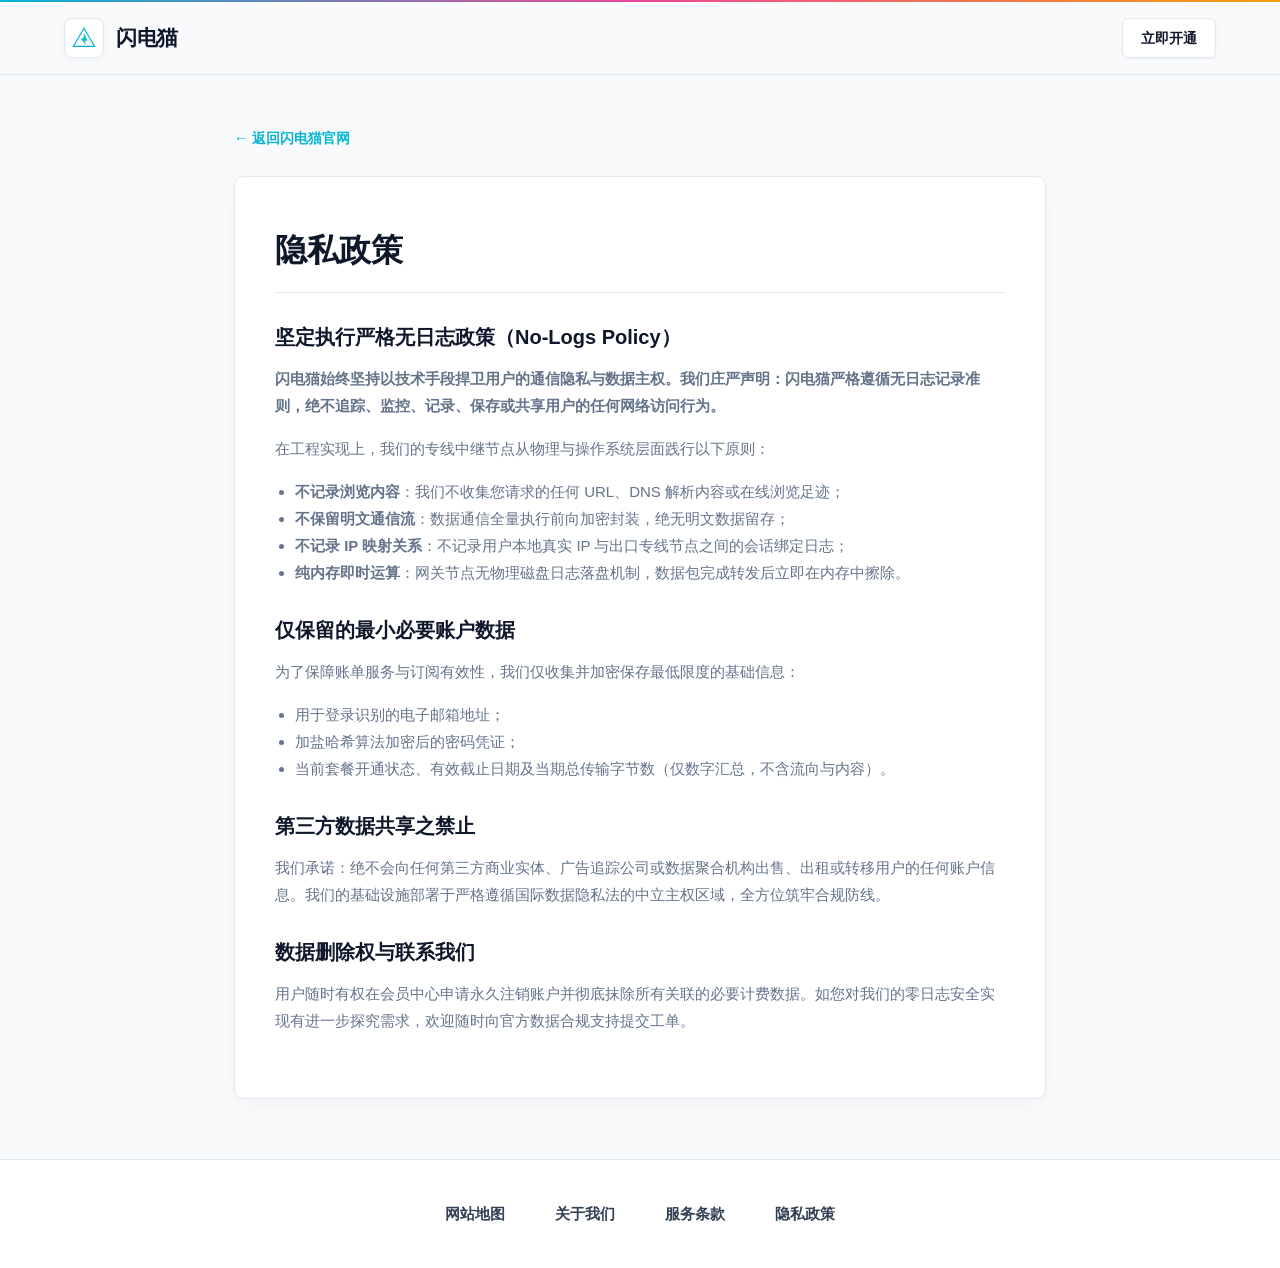
<file: privacy.html>
<!DOCTYPE html>
<html lang="zh-CN">
<head>
  <meta charset="UTF-8">
  <meta name="viewport" content="width=device-width, initial-scale=1.0">
  <title>隐私政策 - 闪电猫</title>
  <meta name="description" content="闪电猫无日志政策声明，承诺不记录任何用户上网行为数据与网络访问足迹。">
  <link rel="stylesheet" href="style.css">
</head>
<body>

  <header class="prism-nav-bar">
    <div class="prism-spectrum-top-line"></div>
    <div class="prism-nav-container">
      <a href="index.html" class="prism-brand">
        <div class="prism-logo-box">
          <svg class="prism-logo-svg" viewBox="0 0 100 100" fill="none" xmlns="http://www.w3.org/2000/svg">
            <polygon points="50,15 88,80 12,80" stroke="#06B6D4" stroke-width="4" fill="#F8FAFC"/>
            <path d="M50 34L62 60L52 60L58 76L38 52L48 52L50 34Z" fill="#06B6D4"/>
          </svg>
        </div>
        <span class="prism-brand-name">闪电猫</span>
      </a>
      <a href="https://ww012.twilightaff.com/#/?code=A56DH1Af" class="prism-nav-login" rel="nofollow" target="_blank">立即开通</a>
    </div>
  </header>

  <div class="prism-article-container">
    <a href="index.html" class="prism-return-nav">&larr; 返回闪电猫官网</a>
    <article class="prism-doc-card">
      <h1 class="prism-doc-heading">隐私政策</h1>
      <h2>坚定执行严格无日志政策（No-Logs Policy）</h2>
      <p><strong>闪电猫始终坚持以技术手段捍卫用户的通信隐私与数据主权。我们庄严声明：闪电猫严格遵循无日志记录准则，绝不追踪、监控、记录、保存或共享用户的任何网络访问行为。</strong></p>
      <p>在工程实现上，我们的专线中继节点从物理与操作系统层面践行以下原则：</p>
      <ul>
        <li><strong>不记录浏览内容</strong>：我们不收集您请求的任何 URL、DNS 解析内容或在线浏览足迹；</li>
        <li><strong>不保留明文通信流</strong>：数据通信全量执行前向加密封装，绝无明文数据留存；</li>
        <li><strong>不记录 IP 映射关系</strong>：不记录用户本地真实 IP 与出口专线节点之间的会话绑定日志；</li>
        <li><strong>纯内存即时运算</strong>：网关节点无物理磁盘日志落盘机制，数据包完成转发后立即在内存中擦除。</li>
      </ul>

      <h2>仅保留的最小必要账户数据</h2>
      <p>为了保障账单服务与订阅有效性，我们仅收集并加密保存最低限度的基础信息：</p>
      <ul>
        <li>用于登录识别的电子邮箱地址；</li>
        <li>加盐哈希算法加密后的密码凭证；</li>
        <li>当前套餐开通状态、有效截止日期及当期总传输字节数（仅数字汇总，不含流向与内容）。</li>
      </ul>

      <h2>第三方数据共享之禁止</h2>
      <p>我们承诺：绝不会向任何第三方商业实体、广告追踪公司或数据聚合机构出售、出租或转移用户的任何账户信息。我们的基础设施部署于严格遵循国际数据隐私法的中立主权区域，全方位筑牢合规防线。</p>

      <h2>数据删除权与联系我们</h2>
      <p>用户随时有权在会员中心申请永久注销账户并彻底抹除所有关联的必要计费数据。如您对我们的零日志安全实现有进一步探究需求，欢迎随时向官方数据合规支持提交工单。</p>
    </article>
  </div>

  <footer class="prism-clean-footer">
    <div class="prism-footer-menu">
      <a href="sitemap.html" class="prism-footer-btn">网站地图</a>
      <a href="about.html" class="prism-footer-btn">关于我们</a>
      <a href="terms.html" class="prism-footer-btn">服务条款</a>
      <a href="privacy.html" class="prism-footer-btn">隐私政策</a>
    </div>
  </footer>

</body>
</html>
</file>
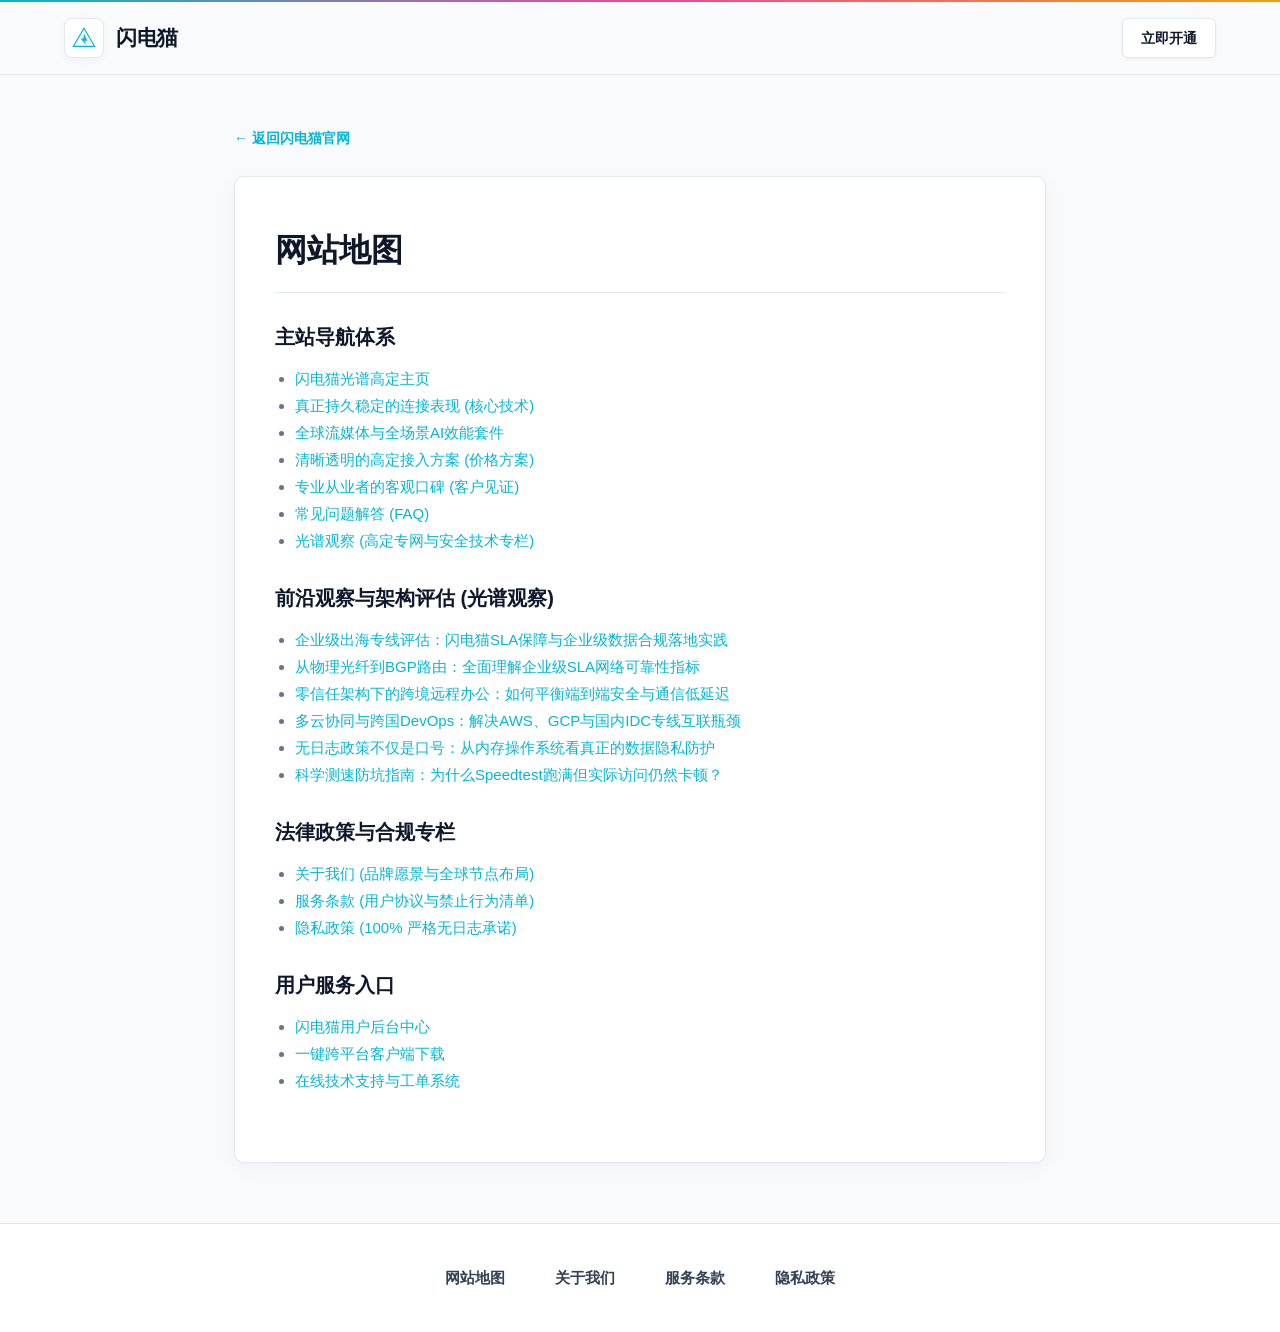
<file: sitemap.html>
<!DOCTYPE html>
<html lang="zh-CN">
<head>
  <meta charset="UTF-8">
  <meta name="viewport" content="width=device-width, initial-scale=1.0">
  <title>网站地图 - 闪电猫</title>
  <meta name="description" content="闪电猫官方高定专线全站目录索引与功能导览。">
  <link rel="stylesheet" href="style.css">
</head>
<body>

  <header class="prism-nav-bar">
    <div class="prism-spectrum-top-line"></div>
    <div class="prism-nav-container">
      <a href="index.html" class="prism-brand">
        <div class="prism-logo-box">
          <svg class="prism-logo-svg" viewBox="0 0 100 100" fill="none" xmlns="http://www.w3.org/2000/svg">
            <polygon points="50,15 88,80 12,80" stroke="#06B6D4" stroke-width="4" fill="#F8FAFC"/>
            <path d="M50 34L62 60L52 60L58 76L38 52L48 52L50 34Z" fill="#06B6D4"/>
          </svg>
        </div>
        <span class="prism-brand-name">闪电猫</span>
      </a>
      <a href="https://ww012.twilightaff.com/#/?code=A56DH1Af" class="prism-nav-login" rel="nofollow" target="_blank">立即开通</a>
    </div>
  </header>

  <div class="prism-article-container">
    <a href="index.html" class="prism-return-nav">&larr; 返回闪电猫官网</a>
    <article class="prism-doc-card">
      <h1 class="prism-doc-heading">网站地图</h1>
      <h2>主站导航体系</h2>
      <ul>
        <li><a href="index.html">闪电猫光谱高定主页</a></li>
        <li><a href="index.html#stability">真正持久稳定的连接表现 (核心技术)</a></li>
        <li><a href="index.html#ai-stream">全球流媒体与全场景AI效能套件</a></li>
        <li><a href="index.html#matrix">清晰透明的高定接入方案 (价格方案)</a></li>
        <li><a href="index.html#testimonials">专业从业者的客观口碑 (客户见证)</a></li>
        <li><a href="index.html#inquiry">常见问题解答 (FAQ)</a></li>
        <li><a href="insights.html">光谱观察 (高定专网与安全技术专栏)</a></li>
      </ul>

      <h2>前沿观察与架构评估 (光谱观察)</h2>
      <ul>
        <li><a href="flashmao-enterprise-analysis.html">企业级出海专线评估：闪电猫SLA保障与企业级数据合规落地实践</a></li>
        <li><a href="sla-backbone-reliability.html">从物理光纤到BGP路由：全面理解企业级SLA网络可靠性指标</a></li>
        <li><a href="zero-trust-network-access.html">零信任架构下的跨境远程办公：如何平衡端到端安全与通信低延迟</a></li>
        <li><a href="multicloud-interconnect-speed.html">多云协同与跨国DevOps：解决AWS、GCP与国内IDC专线互联瓶颈</a></li>
        <li><a href="nologs-policy-technical-audit.html">无日志政策不仅是口号：从内存操作系统看真正的数据隐私防护</a></li>
        <li><a href="network-speedtest-benchmarks.html">科学测速防坑指南：为什么Speedtest跑满但实际访问仍然卡顿？</a></li>
      </ul>

      <h2>法律政策与合规专栏</h2>
      <ul>
        <li><a href="about.html">关于我们 (品牌愿景与全球节点布局)</a></li>
        <li><a href="terms.html">服务条款 (用户协议与禁止行为清单)</a></li>
        <li><a href="privacy.html">隐私政策 (100% 严格无日志承诺)</a></li>
      </ul>

      <h2>用户服务入口</h2>
      <ul>
        <li><a href="https://ww012.twilightaff.com/#/?code=A56DH1Af" rel="nofollow" target="_blank">闪电猫用户后台中心</a></li>
        <li><a href="https://ww012.twilightaff.com/#/?code=A56DH1Af" rel="nofollow" target="_blank">一键跨平台客户端下载</a></li>
        <li><a href="https://ww012.twilightaff.com/#/?code=A56DH1Af" rel="nofollow" target="_blank">在线技术支持与工单系统</a></li>
      </ul>
    </article>
  </div>

  <footer class="prism-clean-footer">
    <div class="prism-footer-menu">
      <a href="sitemap.html" class="prism-footer-btn">网站地图</a>
      <a href="about.html" class="prism-footer-btn">关于我们</a>
      <a href="terms.html" class="prism-footer-btn">服务条款</a>
      <a href="privacy.html" class="prism-footer-btn">隐私政策</a>
    </div>
  </footer>

</body>
</html>
</file>
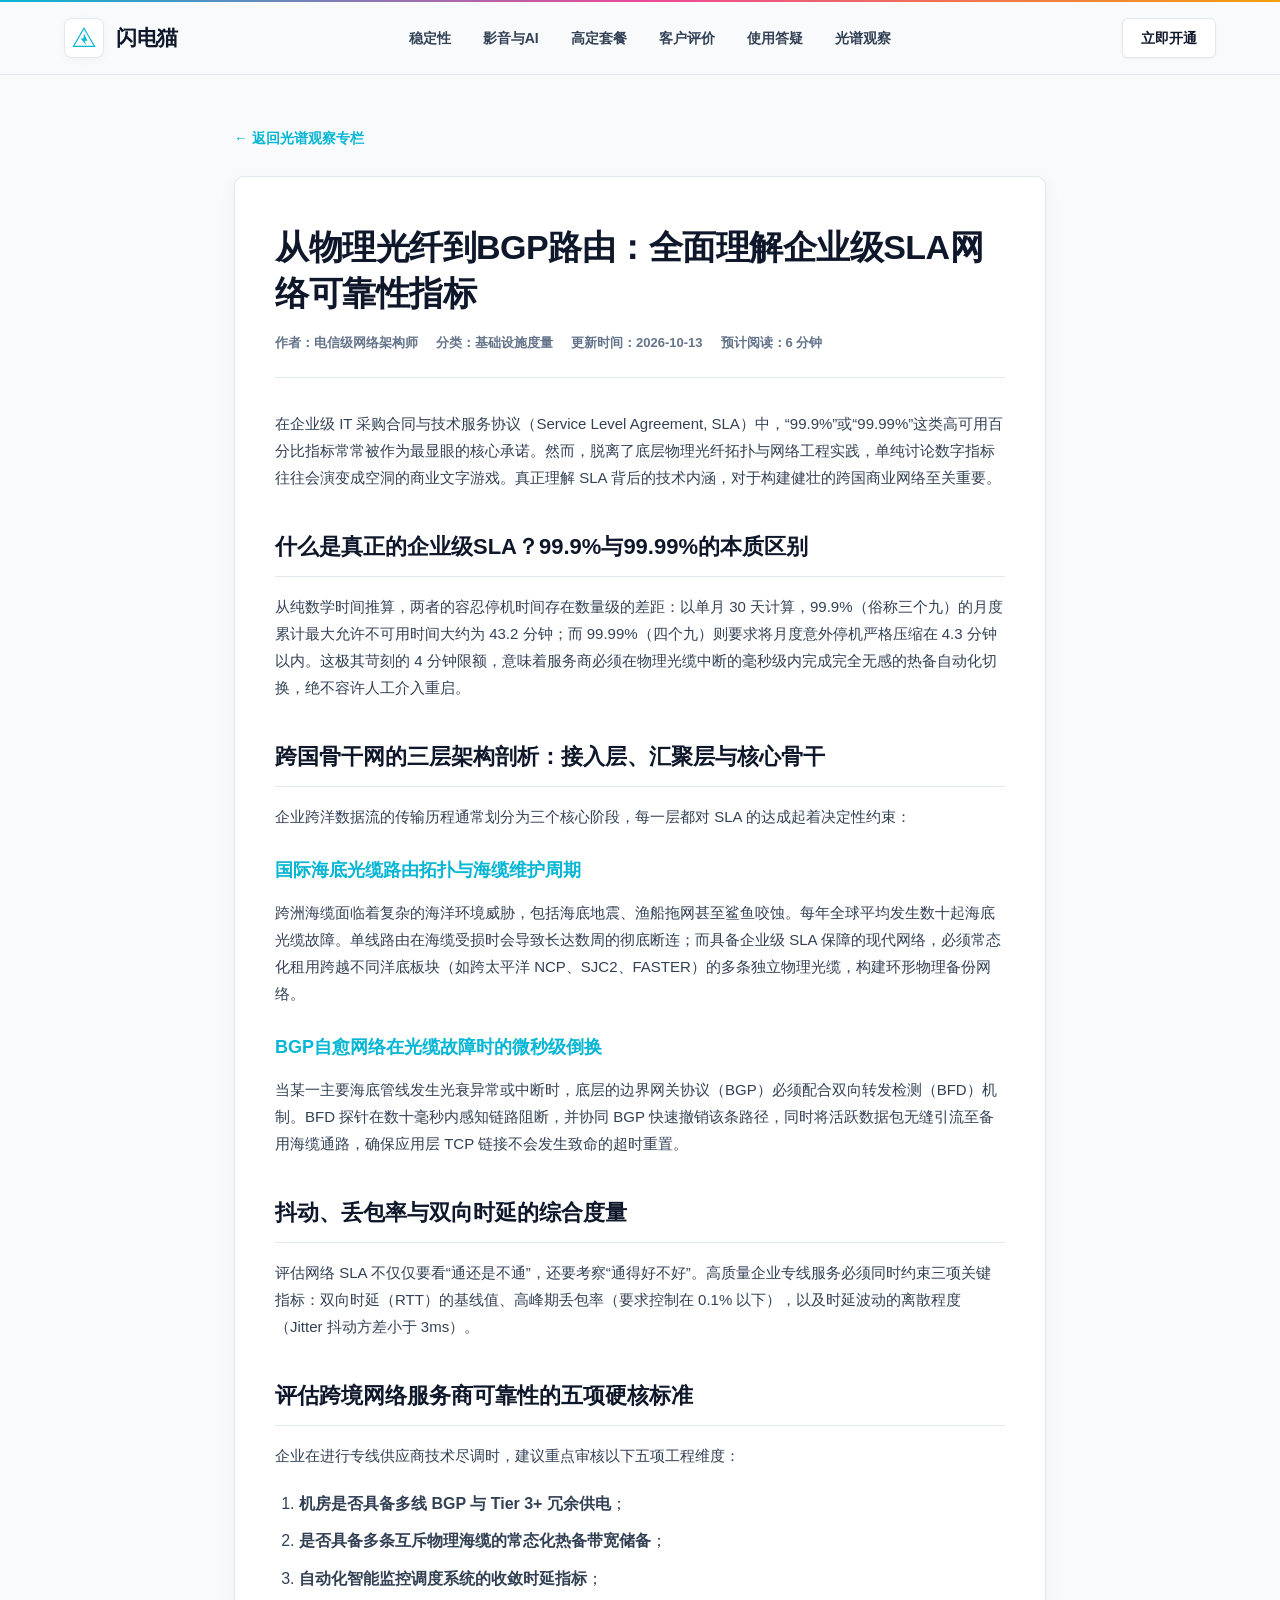
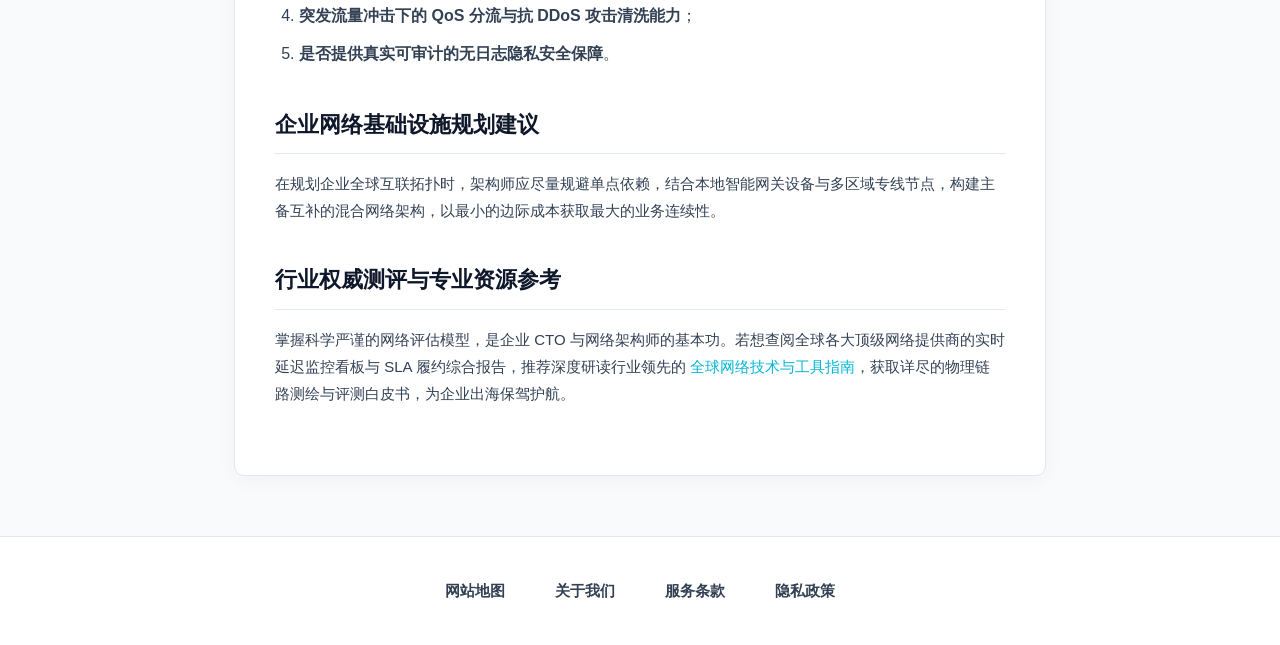
<file: sla-backbone-reliability.html>
<!DOCTYPE html>
<html lang="zh-CN">
<head>
  <meta charset="UTF-8">
  <meta name="viewport" content="width=device-width, initial-scale=1.0">
  <title>从物理光纤到BGP路由：全面理解企业级SLA网络可靠性指标 - 光谱观察</title>
  <meta name="description" content="深入解构企业级服务等级协议SLA衡量标准，剖析99.9%与99.99%可用性的本质差距，探讨国际海底光缆拓扑与BGP多活自愈工程实现。">
  <link rel="stylesheet" href="style.css">
</head>
<body>

  <header class="prism-nav-bar">
    <div class="prism-spectrum-top-line"></div>
    <div class="prism-nav-container">
      <a href="index.html" class="prism-brand">
        <div class="prism-logo-box">
          <svg class="prism-logo-svg" viewBox="0 0 100 100" fill="none" xmlns="http://www.w3.org/2000/svg">
            <polygon points="50,15 88,80 12,80" stroke="#06B6D4" stroke-width="4" fill="#F8FAFC"/>
            <path d="M50 34L62 60L52 60L58 76L38 52L48 52L50 34Z" fill="#06B6D4"/>
          </svg>
        </div>
        <span class="prism-brand-name">闪电猫</span>
      </a>

      <nav class="prism-links">
        <a href="index.html#stability">稳定性</a>
        <a href="index.html#ai-stream">影音与AI</a>
        <a href="index.html#matrix">高定套餐</a>
        <a href="index.html#testimonials">客户评价</a>
        <a href="index.html#inquiry">使用答疑</a>
        <a href="insights.html">光谱观察</a>
      </nav>

      <a href="https://ww012.twilightaff.com/#/?code=A56DH1Af" class="prism-nav-login" rel="nofollow" target="_blank">立即开通</a>
    </div>
  </header>

  <div class="prism-article-container">
    <a href="insights.html" class="prism-return-nav">&larr; 返回光谱观察专栏</a>

    <article class="prism-doc-card">
      <header class="prism-post-header">
        <h1 class="prism-post-h1">从物理光纤到BGP路由：全面理解企业级SLA网络可靠性指标</h1>
        <div class="prism-post-meta">
          <span>作者：电信级网络架构师</span>
          <span>分类：基础设施度量</span>
          <span>更新时间：2026-10-13</span>
          <span>预计阅读：6 分钟</span>
        </div>
      </header>

      <div class="prism-post-content">
        <p>在企业级 IT 采购合同与技术服务协议（Service Level Agreement, SLA）中，“99.9%”或“99.99%”这类高可用百分比指标常常被作为最显眼的核心承诺。然而，脱离了底层物理光纤拓扑与网络工程实践，单纯讨论数字指标往往会演变成空洞的商业文字游戏。真正理解 SLA 背后的技术内涵，对于构建健壮的跨国商业网络至关重要。</p>

        <h2>什么是真正的企业级SLA？99.9%与99.99%的本质区别</h2>
        <p>从纯数学时间推算，两者的容忍停机时间存在数量级的差距：以单月 30 天计算，99.9%（俗称三个九）的月度累计最大允许不可用时间大约为 43.2 分钟；而 99.99%（四个九）则要求将月度意外停机严格压缩在 4.3 分钟以内。这极其苛刻的 4 分钟限额，意味着服务商必须在物理光缆中断的毫秒级内完成完全无感的热备自动化切换，绝不容许人工介入重启。</p>

        <h2>跨国骨干网的三层架构剖析：接入层、汇聚层与核心骨干</h2>
        <p>企业跨洋数据流的传输历程通常划分为三个核心阶段，每一层都对 SLA 的达成起着决定性约束：</p>

        <h3>国际海底光缆路由拓扑与海缆维护周期</h3>
        <p>跨洲海缆面临着复杂的海洋环境威胁，包括海底地震、渔船拖网甚至鲨鱼咬蚀。每年全球平均发生数十起海底光缆故障。单线路由在海缆受损时会导致长达数周的彻底断连；而具备企业级 SLA 保障的现代网络，必须常态化租用跨越不同洋底板块（如跨太平洋 NCP、SJC2、FASTER）的多条独立物理光缆，构建环形物理备份网络。</p>

        <h3>BGP自愈网络在光缆故障时的微秒级倒换</h3>
        <p>当某一主要海底管线发生光衰异常或中断时，底层的边界网关协议（BGP）必须配合双向转发检测（BFD）机制。BFD 探针在数十毫秒内感知链路阻断，并协同 BGP 快速撤销该条路径，同时将活跃数据包无缝引流至备用海缆通路，确保应用层 TCP 链接不会发生致命的超时重置。</p>

        <h2>抖动、丢包率与双向时延的综合度量</h2>
        <p>评估网络 SLA 不仅仅要看“通还是不通”，还要考察“通得好不好”。高质量企业专线服务必须同时约束三项关键指标：双向时延（RTT）的基线值、高峰期丢包率（要求控制在 0.1% 以下），以及时延波动的离散程度（Jitter 抖动方差小于 3ms）。</p>

        <h2>评估跨境网络服务商可靠性的五项硬核标准</h2>
        <p>企业在进行专线供应商技术尽调时，建议重点审核以下五项工程维度：</p>
        <ol>
          <li><strong>机房是否具备多线 BGP 与 Tier 3+ 冗余供电</strong>；</li>
          <li><strong>是否具备多条互斥物理海缆的常态化热备带宽储备</strong>；</li>
          <li><strong>自动化智能监控调度系统的收敛时延指标</strong>；</li>
          <li><strong>突发流量冲击下的 QoS 分流与抗 DDoS 攻击清洗能力</strong>；</li>
          <li><strong>是否提供真实可审计的无日志隐私安全保障</strong>。</li>
        </ol>

        <h2>企业网络基础设施规划建议</h2>
        <p>在规划企业全球互联拓扑时，架构师应尽量规避单点依赖，结合本地智能网关设备与多区域专线节点，构建主备互补的混合网络架构，以最小的边际成本获取最大的业务连续性。</p>

        <h2>行业权威测评与专业资源参考</h2>
        <p>掌握科学严谨的网络评估模型，是企业 CTO 与网络架构师的基本功。若想查阅全球各大顶级网络提供商的实时延迟监控看板与 SLA 履约综合报告，推荐深度研读行业领先的 <a href="https://tizilab.net/" target="_blank">全球网络技术与工具指南</a>，获取详尽的物理链路测绘与评测白皮书，为企业出海保驾护航。</p>
      </div>
    </article>
  </div>

  <footer class="prism-clean-footer">
    <div class="prism-footer-menu">
      <a href="sitemap.html" class="prism-footer-btn">网站地图</a>
      <a href="about.html" class="prism-footer-btn">关于我们</a>
      <a href="terms.html" class="prism-footer-btn">服务条款</a>
      <a href="privacy.html" class="prism-footer-btn">隐私政策</a>
    </div>
  </footer>

</body>
</html>
</file>
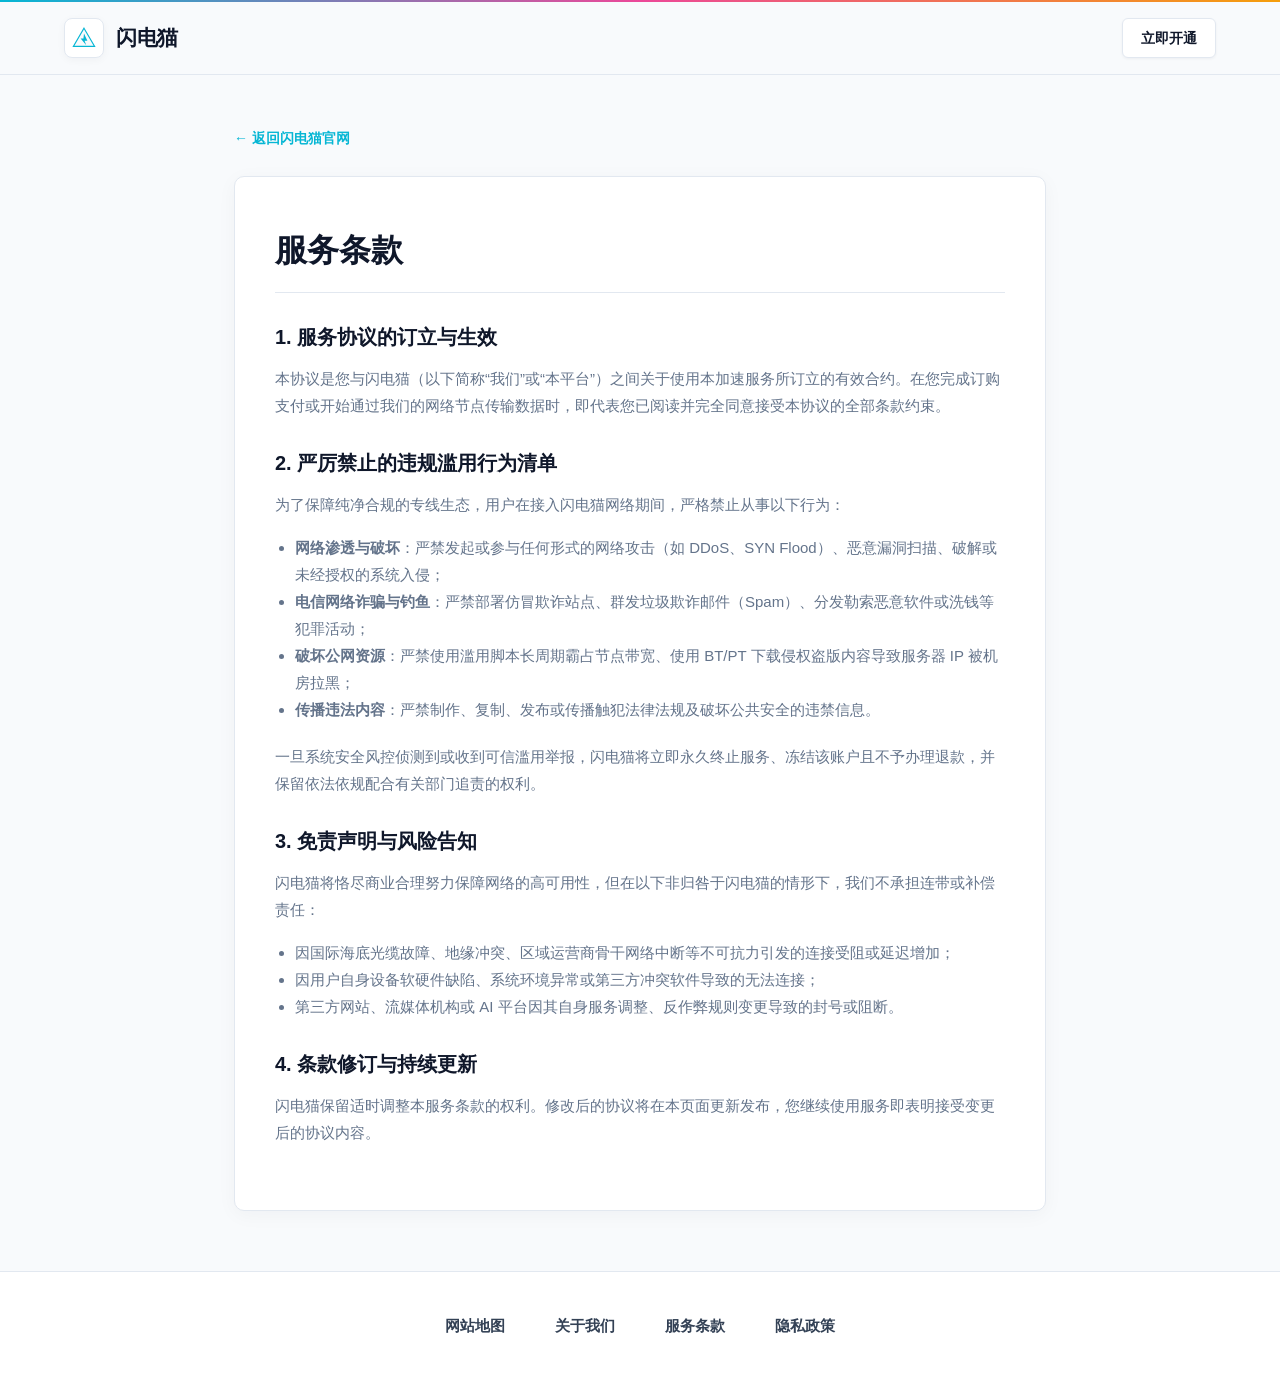
<file: terms.html>
<!DOCTYPE html>
<html lang="zh-CN">
<head>
  <meta charset="UTF-8">
  <meta name="viewport" content="width=device-width, initial-scale=1.0">
  <title>服务条款 - 闪电猫</title>
  <meta name="description" content="闪电猫服务协议，规定服务使用规范、严禁从事的违法行为清单及相关免责声明。">
  <link rel="stylesheet" href="style.css">
</head>
<body>

  <header class="prism-nav-bar">
    <div class="prism-spectrum-top-line"></div>
    <div class="prism-nav-container">
      <a href="index.html" class="prism-brand">
        <div class="prism-logo-box">
          <svg class="prism-logo-svg" viewBox="0 0 100 100" fill="none" xmlns="http://www.w3.org/2000/svg">
            <polygon points="50,15 88,80 12,80" stroke="#06B6D4" stroke-width="4" fill="#F8FAFC"/>
            <path d="M50 34L62 60L52 60L58 76L38 52L48 52L50 34Z" fill="#06B6D4"/>
          </svg>
        </div>
        <span class="prism-brand-name">闪电猫</span>
      </a>
      <a href="https://ww012.twilightaff.com/#/?code=A56DH1Af" class="prism-nav-login" rel="nofollow" target="_blank">立即开通</a>
    </div>
  </header>

  <div class="prism-article-container">
    <a href="index.html" class="prism-return-nav">&larr; 返回闪电猫官网</a>
    <article class="prism-doc-card">
      <h1 class="prism-doc-heading">服务条款</h1>
      <h2>1. 服务协议的订立与生效</h2>
      <p>本协议是您与闪电猫（以下简称“我们”或“本平台”）之间关于使用本加速服务所订立的有效合约。在您完成订购支付或开始通过我们的网络节点传输数据时，即代表您已阅读并完全同意接受本协议的全部条款约束。</p>

      <h2>2. 严厉禁止的违规滥用行为清单</h2>
      <p>为了保障纯净合规的专线生态，用户在接入闪电猫网络期间，严格禁止从事以下行为：</p>
      <ul>
        <li><strong>网络渗透与破坏</strong>：严禁发起或参与任何形式的网络攻击（如 DDoS、SYN Flood）、恶意漏洞扫描、破解或未经授权的系统入侵；</li>
        <li><strong>电信网络诈骗与钓鱼</strong>：严禁部署仿冒欺诈站点、群发垃圾欺诈邮件（Spam）、分发勒索恶意软件或洗钱等犯罪活动；</li>
        <li><strong>破坏公网资源</strong>：严禁使用滥用脚本长周期霸占节点带宽、使用 BT/PT 下载侵权盗版内容导致服务器 IP 被机房拉黑；</li>
        <li><strong>传播违法内容</strong>：严禁制作、复制、发布或传播触犯法律法规及破坏公共安全的违禁信息。</li>
      </ul>
      <p>一旦系统安全风控侦测到或收到可信滥用举报，闪电猫将立即永久终止服务、冻结该账户且不予办理退款，并保留依法依规配合有关部门追责的权利。</p>

      <h2>3. 免责声明与风险告知</h2>
      <p>闪电猫将恪尽商业合理努力保障网络的高可用性，但在以下非归咎于闪电猫的情形下，我们不承担连带或补偿责任：</p>
      <ul>
        <li>因国际海底光缆故障、地缘冲突、区域运营商骨干网络中断等不可抗力引发的连接受阻或延迟增加；</li>
        <li>因用户自身设备软硬件缺陷、系统环境异常或第三方冲突软件导致的无法连接；</li>
        <li>第三方网站、流媒体机构或 AI 平台因其自身服务调整、反作弊规则变更导致的封号或阻断。</li>
      </ul>

      <h2>4. 条款修订与持续更新</h2>
      <p>闪电猫保留适时调整本服务条款的权利。修改后的协议将在本页面更新发布，您继续使用服务即表明接受变更后的协议内容。</p>
    </article>
  </div>

  <footer class="prism-clean-footer">
    <div class="prism-footer-menu">
      <a href="sitemap.html" class="prism-footer-btn">网站地图</a>
      <a href="about.html" class="prism-footer-btn">关于我们</a>
      <a href="terms.html" class="prism-footer-btn">服务条款</a>
      <a href="privacy.html" class="prism-footer-btn">隐私政策</a>
    </div>
  </footer>

</body>
</html>
</file>
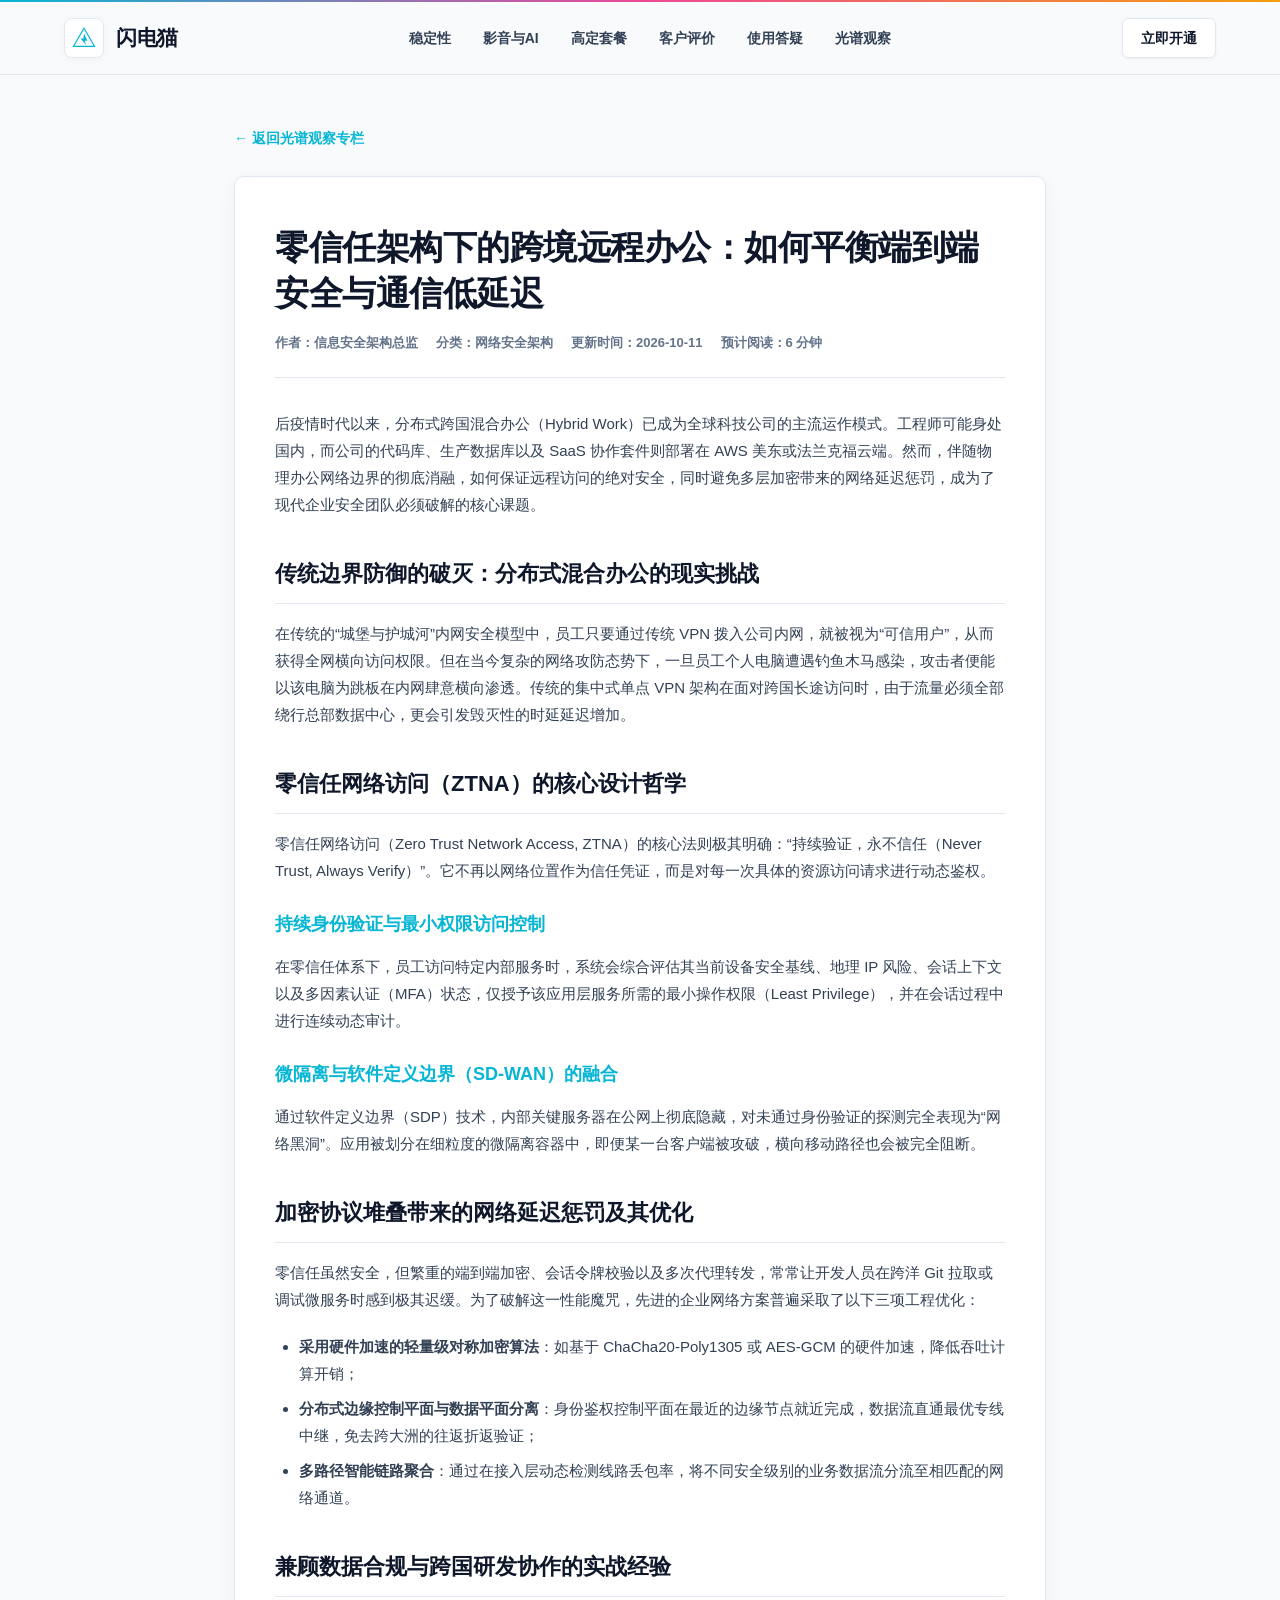
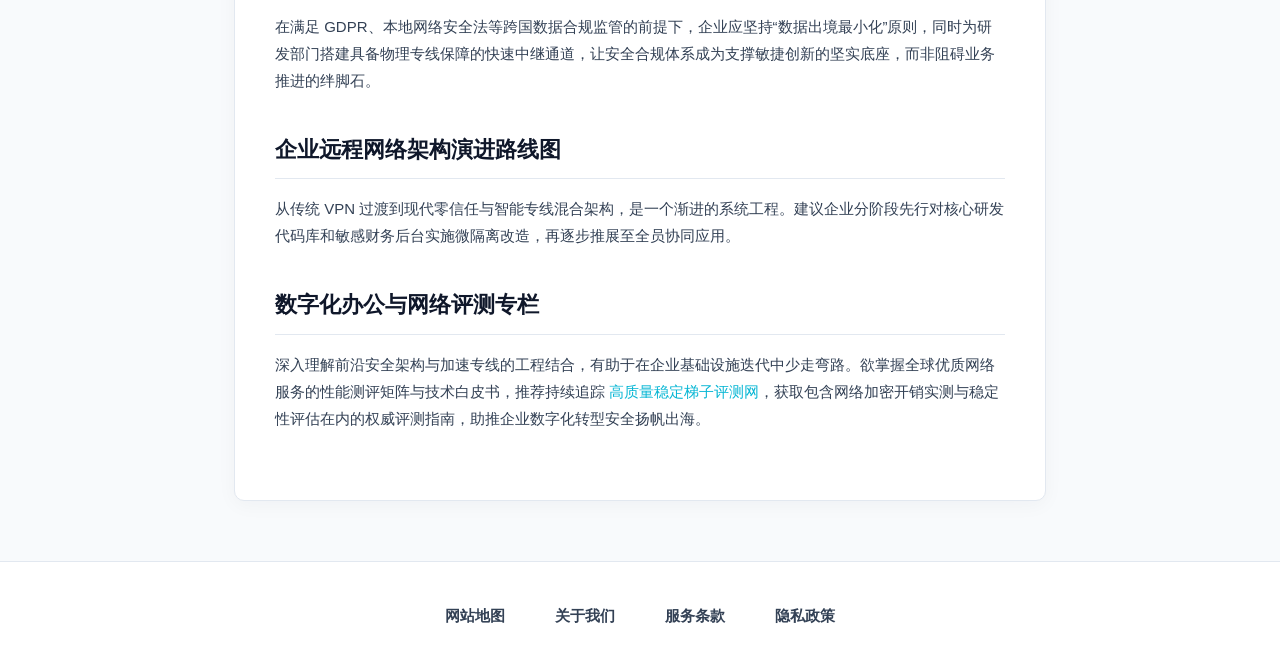
<file: zero-trust-network-access.html>
<!DOCTYPE html>
<html lang="zh-CN">
<head>
  <meta charset="UTF-8">
  <meta name="viewport" content="width=device-width, initial-scale=1.0">
  <title>零信任架构下的跨境远程办公：如何平衡端到端安全与通信低延迟 - 光谱观察</title>
  <meta name="description" content="深入探讨零信任网络访问（ZTNA）在跨境混合办公中的演进实践，平衡端到端多层加密与传输低时延，剖析SD-WAN与微隔离技术的工程融合。">
  <link rel="stylesheet" href="style.css">
</head>
<body>

  <header class="prism-nav-bar">
    <div class="prism-spectrum-top-line"></div>
    <div class="prism-nav-container">
      <a href="index.html" class="prism-brand">
        <div class="prism-logo-box">
          <svg class="prism-logo-svg" viewBox="0 0 100 100" fill="none" xmlns="http://www.w3.org/2000/svg">
            <polygon points="50,15 88,80 12,80" stroke="#06B6D4" stroke-width="4" fill="#F8FAFC"/>
            <path d="M50 34L62 60L52 60L58 76L38 52L48 52L50 34Z" fill="#06B6D4"/>
          </svg>
        </div>
        <span class="prism-brand-name">闪电猫</span>
      </a>

      <nav class="prism-links">
        <a href="index.html#stability">稳定性</a>
        <a href="index.html#ai-stream">影音与AI</a>
        <a href="index.html#matrix">高定套餐</a>
        <a href="index.html#testimonials">客户评价</a>
        <a href="index.html#inquiry">使用答疑</a>
        <a href="insights.html">光谱观察</a>
      </nav>

      <a href="https://ww012.twilightaff.com/#/?code=A56DH1Af" class="prism-nav-login" rel="nofollow" target="_blank">立即开通</a>
    </div>
  </header>

  <div class="prism-article-container">
    <a href="insights.html" class="prism-return-nav">&larr; 返回光谱观察专栏</a>

    <article class="prism-doc-card">
      <header class="prism-post-header">
        <h1 class="prism-post-h1">零信任架构下的跨境远程办公：如何平衡端到端安全与通信低延迟</h1>
        <div class="prism-post-meta">
          <span>作者：信息安全架构总监</span>
          <span>分类：网络安全架构</span>
          <span>更新时间：2026-10-11</span>
          <span>预计阅读：6 分钟</span>
        </div>
      </header>

      <div class="prism-post-content">
        <p>后疫情时代以来，分布式跨国混合办公（Hybrid Work）已成为全球科技公司的主流运作模式。工程师可能身处国内，而公司的代码库、生产数据库以及 SaaS 协作套件则部署在 AWS 美东或法兰克福云端。然而，伴随物理办公网络边界的彻底消融，如何保证远程访问的绝对安全，同时避免多层加密带来的网络延迟惩罚，成为了现代企业安全团队必须破解的核心课题。</p>

        <h2>传统边界防御的破灭：分布式混合办公的现实挑战</h2>
        <p>在传统的“城堡与护城河”内网安全模型中，员工只要通过传统 VPN 拨入公司内网，就被视为“可信用户”，从而获得全网横向访问权限。但在当今复杂的网络攻防态势下，一旦员工个人电脑遭遇钓鱼木马感染，攻击者便能以该电脑为跳板在内网肆意横向渗透。传统的集中式单点 VPN 架构在面对跨国长途访问时，由于流量必须全部绕行总部数据中心，更会引发毁灭性的时延延迟增加。</p>

        <h2>零信任网络访问（ZTNA）的核心设计哲学</h2>
        <p>零信任网络访问（Zero Trust Network Access, ZTNA）的核心法则极其明确：“持续验证，永不信任（Never Trust, Always Verify）”。它不再以网络位置作为信任凭证，而是对每一次具体的资源访问请求进行动态鉴权。</p>

        <h3>持续身份验证与最小权限访问控制</h3>
        <p>在零信任体系下，员工访问特定内部服务时，系统会综合评估其当前设备安全基线、地理 IP 风险、会话上下文以及多因素认证（MFA）状态，仅授予该应用层服务所需的最小操作权限（Least Privilege），并在会话过程中进行连续动态审计。</p>

        <h3>微隔离与软件定义边界（SD-WAN）的融合</h3>
        <p>通过软件定义边界（SDP）技术，内部关键服务器在公网上彻底隐藏，对未通过身份验证的探测完全表现为“网络黑洞”。应用被划分在细粒度的微隔离容器中，即便某一台客户端被攻破，横向移动路径也会被完全阻断。</p>

        <h2>加密协议堆叠带来的网络延迟惩罚及其优化</h2>
        <p>零信任虽然安全，但繁重的端到端加密、会话令牌校验以及多次代理转发，常常让开发人员在跨洋 Git 拉取或调试微服务时感到极其迟缓。为了破解这一性能魔咒，先进的企业网络方案普遍采取了以下三项工程优化：</p>
        <ul>
          <li><strong>采用硬件加速的轻量级对称加密算法</strong>：如基于 ChaCha20-Poly1305 或 AES-GCM 的硬件加速，降低吞吐计算开销；</li>
          <li><strong>分布式边缘控制平面与数据平面分离</strong>：身份鉴权控制平面在最近的边缘节点就近完成，数据流直通最优专线中继，免去跨大洲的往返折返验证；</li>
          <li><strong>多路径智能链路聚合</strong>：通过在接入层动态检测线路丢包率，将不同安全级别的业务数据流分流至相匹配的网络通道。</li>
        </ul>

        <h2>兼顾数据合规与跨国研发协作的实战经验</h2>
        <p>在满足 GDPR、本地网络安全法等跨国数据合规监管的前提下，企业应坚持“数据出境最小化”原则，同时为研发部门搭建具备物理专线保障的快速中继通道，让安全合规体系成为支撑敏捷创新的坚实底座，而非阻碍业务推进的绊脚石。</p>

        <h2>企业远程网络架构演进路线图</h2>
        <p>从传统 VPN 过渡到现代零信任与智能专线混合架构，是一个渐进的系统工程。建议企业分阶段先行对核心研发代码库和敏感财务后台实施微隔离改造，再逐步推展至全员协同应用。</p>

        <h2>数字化办公与网络评测专栏</h2>
        <p>深入理解前沿安全架构与加速专线的工程结合，有助于在企业基础设施迭代中少走弯路。欲掌握全球优质网络服务的性能测评矩阵与技术白皮书，推荐持续追踪 <a href="https://tizilab.net/" target="_blank">高质量稳定梯子评测网</a>，获取包含网络加密开销实测与稳定性评估在内的权威评测指南，助推企业数字化转型安全扬帆出海。</p>
      </div>
    </article>
  </div>

  <footer class="prism-clean-footer">
    <div class="prism-footer-menu">
      <a href="sitemap.html" class="prism-footer-btn">网站地图</a>
      <a href="about.html" class="prism-footer-btn">关于我们</a>
      <a href="terms.html" class="prism-footer-btn">服务条款</a>
      <a href="privacy.html" class="prism-footer-btn">隐私政策</a>
    </div>
  </footer>

</body>
</html>
</file>
<file: style.css>
/* flashmao.top - 三棱镜分光光谱高定风 (Prism Refraction & Chromatic Spectrum) */
:root {
  --prism-bg: #f8fafc;
  --prism-card-bg: #ffffff;
  --prism-dark: #0f172a;
  --prism-slate: #334155;
  --prism-muted: #64748b;
  --prism-border: #e2e8f0;
  --spec-cyan: #06b6d4;
  --spec-magenta: #ec4899;
  --spec-amber: #f59e0b;
  --prism-gradient: linear-gradient(135deg, #06b6d4 0%, #ec4899 50%, #f59e0b 100%);
  --prism-line-grad: linear-gradient(90deg, #06b6d4, #ec4899, #f59e0b);
  --prism-font: -apple-system, BlinkMacSystemFont, "Segoe UI", "PingFang SC", "Hiragino Sans GB", sans-serif;
}

* {
  box-sizing: border-box;
  margin: 0;
  padding: 0;
}

body {
  background-color: var(--prism-bg);
  color: var(--prism-dark);
  font-family: var(--prism-font);
  line-height: 1.6;
  -webkit-font-smoothing: antialiased;
  overflow-x: hidden;
}

a {
  color: var(--spec-cyan);
  text-decoration: none;
  transition: color 0.2s ease, text-decoration 0.2s ease;
}

a:hover {
  color: var(--spec-magenta);
  text-decoration: underline;
}

.prism-post-content a,
.prism-doc-card a,
.prism-article-container a,
.prism-insight-card a,
.prism-return-nav {
  color: var(--spec-cyan) !important;
}

.prism-post-content a:visited,
.prism-doc-card a:visited,
.prism-article-container a:visited,
.prism-insight-card a:visited,
.prism-return-nav:visited {
  color: var(--spec-cyan) !important;
}

.prism-post-content a:hover,
.prism-doc-card a:hover,
.prism-article-container a:hover,
.prism-insight-card a:hover,
.prism-return-nav:hover {
  color: var(--spec-magenta) !important;
  text-decoration: underline;
}

/* 顶部三棱镜细线导航栏 */
.prism-nav-bar {
  position: sticky;
  top: 0;
  z-index: 100;
  background: rgba(248, 250, 252, 0.96);
  border-bottom: 1px solid var(--prism-border);
  backdrop-filter: blur(8px);
}

.prism-spectrum-top-line {
  height: 2px;
  background: var(--prism-line-grad);
  width: 100%;
}

.prism-nav-container {
  max-width: 1200px;
  margin: 0 auto;
  padding: 16px 24px;
  display: flex;
  align-items: center;
  justify-content: space-between;
}

/* 整合主题 Logo */
.prism-brand {
  display: flex;
  align-items: center;
  gap: 12px;
}

.prism-logo-box {
  width: 40px;
  height: 40px;
  border-radius: 8px;
  background: #ffffff;
  border: 1px solid var(--prism-border);
  display: flex;
  align-items: center;
  justify-content: center;
  position: relative;
  box-shadow: 0 2px 8px rgba(15, 23, 42, 0.04);
}

.prism-logo-svg {
  width: 28px;
  height: 28px;
}

.prism-brand-name {
  font-size: 21px;
  font-weight: 800;
  letter-spacing: -0.5px;
  color: var(--prism-dark);
}

.prism-edition-badge {
  font-size: 11px;
  font-weight: 700;
  color: #ffffff;
  background: var(--prism-gradient);
  padding: 2px 8px;
  border-radius: 4px;
  letter-spacing: 0.5px;
}

.prism-links {
  display: flex;
  align-items: center;
  gap: 32px;
}

.prism-links a,
.prism-links a:visited {
  font-size: 14px;
  font-weight: 600;
  color: var(--prism-slate) !important;
  transition: color 0.2s ease;
  text-decoration: none !important;
}

.prism-links a:hover {
  color: var(--spec-cyan) !important;
}

.prism-nav-login,
.prism-nav-login:visited {
  padding: 8px 18px;
  background: #ffffff;
  border: 1px solid var(--prism-border);
  border-radius: 6px;
  font-size: 14px;
  font-weight: 700;
  color: var(--prism-dark) !important;
  transition: all 0.2s ease;
  box-shadow: 0 1px 3px rgba(15, 23, 42, 0.05);
  text-decoration: none !important;
}

.prism-nav-login:hover {
  border-color: var(--spec-cyan);
  color: var(--spec-cyan) !important;
}

/* Hero Section */
.refraction-hero {
  max-width: 1200px;
  margin: 60px auto 40px;
  padding: 0 24px;
  display: grid;
  grid-template-columns: 1.1fr 0.9fr;
  align-items: center;
  gap: 56px;
}

.prism-kicker {
  display: inline-flex;
  align-items: center;
  gap: 8px;
  font-size: 12px;
  font-weight: 700;
  color: var(--spec-magenta);
  text-transform: uppercase;
  letter-spacing: 1px;
  margin-bottom: 16px;
}

.prism-kicker-dot {
  width: 6px;
  height: 6px;
  border-radius: 50%;
  background: var(--spec-magenta);
}

.prism-headline {
  font-size: 46px;
  font-weight: 900;
  line-height: 1.2;
  letter-spacing: -1px;
  color: var(--prism-dark);
  margin-bottom: 20px;
}

.prism-text-gradient {
  background: var(--prism-gradient);
  -webkit-background-clip: text;
  -webkit-text-fill-color: transparent;
}

.prism-subtitle {
  font-size: 17px;
  color: var(--prism-muted);
  line-height: 1.75;
  margin-bottom: 36px;
  max-width: 520px;
}

.prism-cta-row {
  display: flex;
  align-items: center;
  gap: 16px;
  flex-wrap: wrap;
}

.btn-prism-primary,
.btn-prism-primary:visited {
  display: inline-flex;
  align-items: center;
  justify-content: center;
  padding: 14px 32px;
  background: var(--prism-dark);
  color: #ffffff !important;
  border-radius: 6px;
  font-size: 15px;
  font-weight: 700;
  transition: all 0.2s ease;
  box-shadow: 0 4px 14px rgba(15, 23, 42, 0.2);
  min-height: 48px;
  text-decoration: none !important;
}

.btn-prism-primary:hover {
  background: #1e293b;
  transform: translateY(-2px);
  box-shadow: 0 6px 20px rgba(15, 23, 42, 0.3);
  color: #ffffff !important;
  text-decoration: none !important;
}

.btn-prism-recommend,
.btn-prism-recommend:visited {
  display: inline-flex;
  align-items: center;
  justify-content: center;
  padding: 13px 26px;
  background: #ffffff;
  color: var(--prism-dark) !important;
  border: 1px solid var(--prism-border);
  border-radius: 6px;
  font-size: 15px;
  font-weight: 700;
  transition: all 0.2s ease;
  box-shadow: 0 2px 6px rgba(15, 23, 42, 0.04);
  min-height: 48px;
  text-decoration: none !important;
}

.btn-prism-recommend:hover {
  border-color: var(--spec-cyan);
  color: var(--spec-cyan) !important;
  transform: translateY(-2px);
  text-decoration: none !important;
}

.prism-visual-wrapper {
  display: flex;
  justify-content: center;
  align-items: center;
}

.prism-cat-artwork {
  width: 100%;
  max-width: 440px;
  height: auto;
  filter: drop-shadow(0 12px 28px rgba(6, 182, 212, 0.12));
}

/* 分光导轨分割线 */
.spectrum-beam-rule {
  max-width: 1200px;
  margin: 40px auto 0;
  padding: 0 24px;
}

.spectrum-beam-line {
  height: 1px;
  background: linear-gradient(90deg, transparent 0%, var(--spec-cyan) 30%, var(--spec-magenta) 70%, transparent 100%);
}

/* 区块公用规范 */
.prism-section {
  max-width: 1200px;
  margin: 80px auto;
  padding: 0 24px;
}

.prism-header-center {
  text-align: center;
  margin-bottom: 54px;
}

.prism-title-lg {
  font-size: 34px;
  font-weight: 800;
  color: var(--prism-dark);
  margin-bottom: 12px;
  letter-spacing: -0.5px;
}

.prism-lead-desc {
  font-size: 16px;
  color: var(--prism-muted);
  max-width: 600px;
  margin: 0 auto;
}

/* 核心优势（差异化标题，4项） */
.prism-grid-4 {
  display: grid;
  grid-template-columns: repeat(4, 1fr);
  gap: 24px;
}

.prism-facet-card {
  background: var(--prism-card-bg);
  border: 1px solid var(--prism-border);
  border-radius: 8px;
  padding: 32px 24px;
  position: relative;
  transition: all 0.25s ease;
  box-shadow: 0 2px 10px rgba(15, 23, 42, 0.03);
}

.prism-facet-card::before {
  content: "";
  position: absolute;
  top: 0;
  left: 0;
  right: 0;
  height: 2px;
  background: var(--prism-line-grad);
  opacity: 0;
  transition: opacity 0.25s ease;
  border-top-left-radius: 8px;
  border-top-right-radius: 8px;
}

.prism-facet-card:hover {
  transform: translateY(-4px);
  border-color: #cbd5e1;
  box-shadow: 0 10px 25px rgba(15, 23, 42, 0.08);
}

.prism-facet-card:hover::before {
  opacity: 1;
}

.prism-icon-container {
  width: 48px;
  height: 48px;
  border-radius: 8px;
  background: #f1f5f9;
  display: flex;
  align-items: center;
  justify-content: center;
  margin-bottom: 20px;
}

.prism-outline-svg {
  width: 26px;
  height: 26px;
}

.prism-card-heading {
  font-size: 18px;
  font-weight: 700;
  color: var(--prism-dark);
  margin-bottom: 10px;
}

.prism-card-body {
  font-size: 14px;
  color: var(--prism-muted);
  line-height: 1.65;
}

/* 流媒体与AI模块（4项） */
.prism-grid-media {
  display: grid;
  grid-template-columns: repeat(4, 1fr);
  gap: 20px;
}

.prism-media-box {
  background: var(--prism-card-bg);
  border: 1px solid var(--prism-border);
  border-radius: 8px;
  padding: 26px 20px;
  box-shadow: 0 2px 6px rgba(15, 23, 42, 0.02);
}

.prism-spec-pill {
  display: inline-block;
  font-size: 11px;
  font-weight: 700;
  color: var(--spec-cyan);
  background: #ecfeff;
  border: 1px solid rgba(6, 182, 212, 0.2);
  padding: 3px 8px;
  border-radius: 4px;
  margin-bottom: 14px;
}

.prism-media-name {
  font-size: 17px;
  font-weight: 700;
  color: var(--prism-dark);
  margin-bottom: 8px;
}

.prism-media-text {
  font-size: 13px;
  color: var(--prism-muted);
  line-height: 1.6;
}

/* 价格对比表（严格3项） */
.prism-pricing-row {
  display: grid;
  grid-template-columns: repeat(3, 1fr);
  gap: 28px;
  align-items: stretch;
}

.prism-tier-card {
  background: var(--prism-card-bg);
  border: 1px solid var(--prism-border);
  border-radius: 10px;
  padding: 38px 28px;
  display: flex;
  flex-direction: column;
  position: relative;
  transition: all 0.25s ease;
  box-shadow: 0 2px 10px rgba(15, 23, 42, 0.04);
}

.prism-tier-card.highlight {
  border-color: var(--spec-cyan);
  box-shadow: 0 8px 30px rgba(6, 182, 212, 0.12);
  transform: scale(1.02);
}

.prism-badge-top {
  position: absolute;
  top: -12px;
  right: 24px;
  background: var(--prism-gradient);
  color: #ffffff;
  font-size: 12px;
  font-weight: 700;
  padding: 4px 12px;
  border-radius: 4px;
}

.prism-tier-title {
  font-size: 20px;
  font-weight: 800;
  color: var(--prism-dark);
  margin-bottom: 6px;
}

.prism-tier-subtitle {
  font-size: 13px;
  color: var(--prism-muted);
  margin-bottom: 24px;
}

.prism-tier-cost {
  margin-bottom: 26px;
  display: flex;
  align-items: baseline;
  gap: 4px;
}

.prism-sym {
  font-size: 20px;
  font-weight: 700;
  color: var(--spec-cyan);
}

.prism-amount {
  font-size: 46px;
  font-weight: 900;
  color: var(--prism-dark);
}

.prism-period {
  font-size: 14px;
  font-weight: 600;
  color: var(--prism-muted);
}

.prism-feature-ul {
  list-style: none;
  margin-bottom: 34px;
  flex-grow: 1;
}

.prism-feature-ul li {
  font-size: 14px;
  color: var(--prism-slate);
  padding: 9px 0;
  border-bottom: 1px solid #f1f5f9;
  display: flex;
  align-items: center;
  gap: 10px;
}

.prism-beam-dot {
  width: 6px;
  height: 6px;
  border-radius: 50%;
  background: var(--spec-cyan);
  flex-shrink: 0;
}

.prism-order-btn,
.prism-order-btn:visited {
  display: block;
  text-align: center;
  padding: 13px 20px;
  background: #f1f5f9;
  color: var(--prism-dark) !important;
  font-weight: 700;
  font-size: 15px;
  border-radius: 6px;
  transition: all 0.2s ease;
  min-height: 46px;
  line-height: 20px;
  text-decoration: none !important;
}

.prism-tier-card.highlight .prism-order-btn,
.prism-tier-card.highlight .prism-order-btn:visited {
  background: var(--prism-dark);
  color: #ffffff !important;
  text-decoration: none !important;
}

.prism-order-btn:hover {
  background: var(--spec-cyan);
  color: #ffffff !important;
  text-decoration: none !important;
}

/* 真实评价（3项） */
.prism-grid-reviews {
  display: grid;
  grid-template-columns: repeat(3, 1fr);
  gap: 24px;
}

.prism-opinion-card {
  background: var(--prism-card-bg);
  border: 1px solid var(--prism-border);
  border-radius: 8px;
  padding: 28px 24px;
  box-shadow: 0 2px 8px rgba(15, 23, 42, 0.03);
}

.prism-commentary {
  font-size: 14px;
  color: var(--prism-slate);
  line-height: 1.7;
  margin-bottom: 20px;
  font-style: normal;
}

.prism-client-info {
  display: flex;
  align-items: center;
  gap: 12px;
}

.prism-client-initial {
  width: 38px;
  height: 38px;
  border-radius: 50%;
  background: #f1f5f9;
  color: var(--spec-cyan);
  display: flex;
  align-items: center;
  justify-content: center;
  font-weight: 800;
  font-size: 14px;
}

.prism-client-name {
  font-size: 14px;
  font-weight: 700;
  color: var(--prism-dark);
}

.prism-client-post {
  font-size: 12px;
  color: var(--prism-muted);
}

/* 常见问答 FAQ（4项） */
.prism-faq-wrapper {
  max-width: 820px;
  margin: 0 auto;
}

.prism-faq-row {
  background: var(--prism-card-bg);
  border: 1px solid var(--prism-border);
  border-radius: 8px;
  margin-bottom: 16px;
  overflow: hidden;
  box-shadow: 0 2px 6px rgba(15, 23, 42, 0.02);
}

.prism-faq-row summary {
  padding: 20px 24px;
  font-size: 16px;
  font-weight: 700;
  color: var(--prism-dark);
  cursor: pointer;
  list-style: none;
}

.prism-faq-row summary::-webkit-details-marker {
  display: none;
}

.prism-faq-content {
  padding: 0 24px 20px;
  font-size: 14px;
  color: var(--prism-muted);
  line-height: 1.75;
}

/* 页脚：严格仅显示 4 个中文标题，各自打开独立页面 */
.prism-clean-footer {
  border-top: 1px solid var(--prism-border);
  background: #ffffff;
  padding: 42px 24px;
  margin-top: 60px;
}

.prism-footer-menu {
  max-width: 800px;
  margin: 0 auto;
  display: flex;
  justify-content: center;
  align-items: center;
  gap: 50px;
}

.prism-footer-btn,
.prism-footer-btn:visited {
  font-size: 15px;
  font-weight: 700;
  color: var(--prism-slate) !important;
  transition: color 0.2s ease;
  text-decoration: none !important;
}

.prism-footer-btn:hover {
  color: var(--spec-cyan) !important;
}

/* 独立内页 */
.prism-article-container {
  max-width: 860px;
  margin: 50px auto;
  padding: 0 24px;
}

.prism-doc-card {
  background: #ffffff;
  border: 1px solid var(--prism-border);
  border-radius: 10px;
  padding: 48px 40px;
  box-shadow: 0 4px 20px rgba(15, 23, 42, 0.04);
}

.prism-doc-heading {
  font-size: 32px;
  font-weight: 800;
  color: var(--prism-dark);
  margin-bottom: 24px;
  padding-bottom: 16px;
  border-bottom: 1px solid var(--prism-border);
}

.prism-doc-card h2 {
  font-size: 20px;
  font-weight: 700;
  color: var(--prism-dark);
  margin: 28px 0 12px;
}

.prism-doc-card p {
  color: var(--prism-muted);
  line-height: 1.8;
  margin-bottom: 16px;
  font-size: 15px;
}

.prism-doc-card ul {
  padding-left: 20px;
  margin-bottom: 20px;
  color: var(--prism-muted);
  font-size: 15px;
  line-height: 1.8;
}

.prism-return-nav {
  display: inline-flex;
  align-items: center;
  margin-bottom: 26px;
  color: var(--spec-cyan);
  font-weight: 700;
  font-size: 14px;
}

/* 移动端媒体查询 (@media) */
@media (max-width: 992px) {
  .refraction-hero {
    grid-template-columns: 1fr;
    text-align: center;
    padding-top: 20px;
    gap: 36px;
  }
  .prism-subtitle {
    margin-left: auto;
    margin-right: auto;
  }
  .prism-cta-row {
    justify-content: center;
  }
  .prism-grid-4,
  .prism-grid-media {
    grid-template-columns: repeat(2, 1fr);
  }
  .prism-pricing-row {
    grid-template-columns: 1fr;
    max-width: 480px;
    margin: 0 auto;
  }
  .prism-tier-card.highlight {
    transform: none;
  }
  .prism-grid-reviews {
    grid-template-columns: 1fr;
    max-width: 500px;
    margin: 0 auto;
  }
}

@media (max-width: 768px) {
  .prism-nav-container {
    flex-wrap: wrap;
    padding: 10px 16px 8px;
    gap: 8px 12px;
  }
  .prism-brand {
    order: 1;
  }
  .prism-nav-login,
  .prism-nav-login:visited {
    order: 2;
    padding: 6px 14px;
    font-size: 13px;
    min-height: 34px;
  }
  .prism-links {
    order: 3;
    width: 100%;
    display: flex !important;
    overflow-x: auto;
    white-space: nowrap;
    gap: 16px;
    padding: 6px 0 2px;
    -webkit-overflow-scrolling: touch;
    scrollbar-width: none;
    border-top: 1px solid var(--prism-border);
  }
  .prism-links::-webkit-scrollbar {
    display: none;
  }
  .prism-links a,
  .prism-links a:visited {
    font-size: 13px;
    padding: 4px 0;
    flex-shrink: 0;
  }
}

@media (max-width: 640px) {
  .prism-nav-container {
    padding: 8px 16px 6px;
  }
  .refraction-hero {
    margin-top: 24px;
    padding: 0 16px;
  }
  .prism-headline {
    font-size: 32px;
  }
  .prism-cta-row {
    flex-direction: column;
    width: 100%;
  }
  .btn-prism-primary,
  .btn-prism-recommend {
    width: 100%;
    min-height: 50px;
  }
  .prism-grid-4,
  .prism-grid-media {
    grid-template-columns: 1fr;
  }
  .prism-footer-menu {
    flex-direction: column;
    gap: 18px;
  }
  .prism-doc-card {
    padding: 28px 20px;
  }
}

/* 光谱观察高定专栏聚合与正文样式 */
.prism-insights-grid {
  display: grid;
  grid-template-columns: repeat(2, 1fr);
  gap: 26px;
  margin-top: 36px;
}

.prism-insight-card {
  background: var(--prism-card-bg);
  border: 1px solid var(--prism-border);
  border-radius: 8px;
  padding: 30px 26px;
  transition: all 0.25s ease;
  display: flex;
  flex-direction: column;
  position: relative;
  box-shadow: 0 2px 8px rgba(15, 23, 42, 0.03);
}

.prism-insight-card::before {
  content: "";
  position: absolute;
  top: 0;
  left: 0;
  right: 0;
  height: 2px;
  background: var(--prism-line-grad);
  opacity: 0;
  transition: opacity 0.25s ease;
  border-top-left-radius: 8px;
  border-top-right-radius: 8px;
}

.prism-insight-card:hover {
  transform: translateY(-4px);
  border-color: #cbd5e1;
  box-shadow: 0 10px 25px rgba(15, 23, 42, 0.07);
}

.prism-insight-card:hover::before {
  opacity: 1;
}

.prism-insight-meta {
  display: flex;
  align-items: center;
  gap: 12px;
  font-size: 12px;
  font-weight: 700;
  color: var(--prism-muted);
  margin-bottom: 12px;
}

.prism-insight-badge {
  color: var(--spec-cyan);
  background: #ecfeff;
  border: 1px solid rgba(6, 182, 212, 0.25);
  padding: 2px 8px;
  border-radius: 4px;
}

.prism-insight-title {
  font-size: 19px;
  font-weight: 800;
  color: var(--prism-dark);
  line-height: 1.45;
  margin-bottom: 12px;
}

.prism-insight-card:hover .prism-insight-title {
  color: var(--spec-cyan);
}

.prism-insight-abstract {
  font-size: 14px;
  color: var(--prism-muted);
  line-height: 1.65;
  margin-bottom: 20px;
  flex-grow: 1;
}

.prism-insight-more {
  font-size: 13px;
  font-weight: 700;
  color: var(--spec-magenta);
  display: inline-flex;
  align-items: center;
  gap: 4px;
}

/* 高定文章正文排版 */
.prism-post-header {
  margin-bottom: 32px;
  padding-bottom: 24px;
  border-bottom: 1px solid var(--prism-border);
}

.prism-post-h1 {
  font-size: 34px;
  font-weight: 900;
  color: var(--prism-dark);
  line-height: 1.35;
  margin-bottom: 16px;
  letter-spacing: -0.5px;
}

.prism-post-meta {
  display: flex;
  align-items: center;
  gap: 18px;
  font-size: 13px;
  color: var(--prism-muted);
  font-weight: 600;
}

.prism-post-content {
  font-size: 16px;
  line-height: 1.85;
  color: var(--prism-slate);
}

.prism-post-content h2 {
  font-size: 22px;
  font-weight: 800;
  color: var(--prism-dark);
  margin: 36px 0 16px;
  padding-bottom: 8px;
  border-bottom: 1px solid var(--prism-border);
}

.prism-post-content h3 {
  font-size: 18px;
  font-weight: 700;
  color: var(--spec-cyan);
  margin: 24px 0 12px;
}

.prism-post-content p {
  margin-bottom: 20px;
  color: var(--prism-slate);
}

.prism-post-content ul, .prism-post-content ol {
  margin-bottom: 22px;
  padding-left: 24px;
}

.prism-post-content li {
  margin-bottom: 8px;
  color: var(--prism-slate);
}

.prism-post-content blockquote {
  border-left: 3px solid var(--spec-cyan);
  background: #f8fafc;
  border: 1px solid var(--prism-border);
  border-left-width: 4px;
  border-radius: 6px;
  padding: 18px 24px;
  margin: 24px 0;
  color: var(--prism-dark);
  font-style: italic;
}

@media (max-width: 768px) {
  .prism-insights-grid {
    grid-template-columns: 1fr;
  }
  .prism-post-h1 {
    font-size: 26px;
  }
}
</file>
